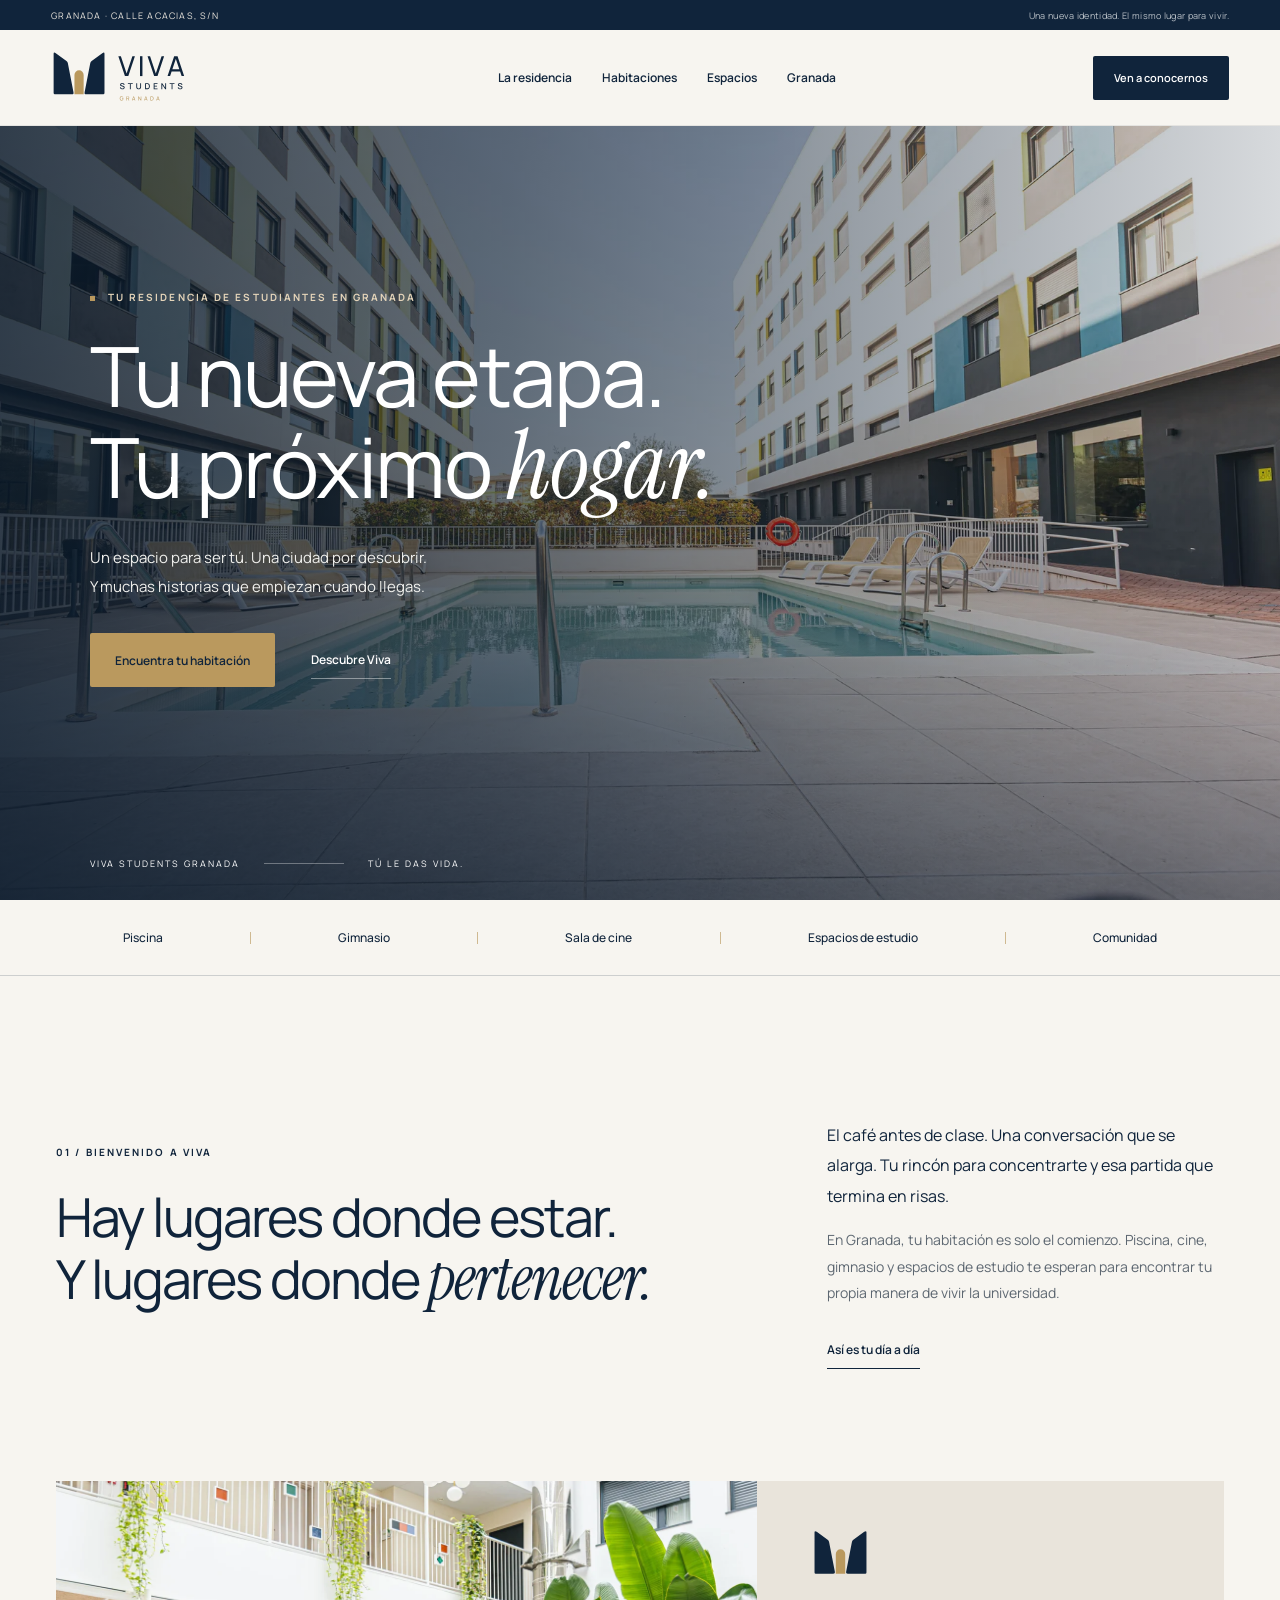
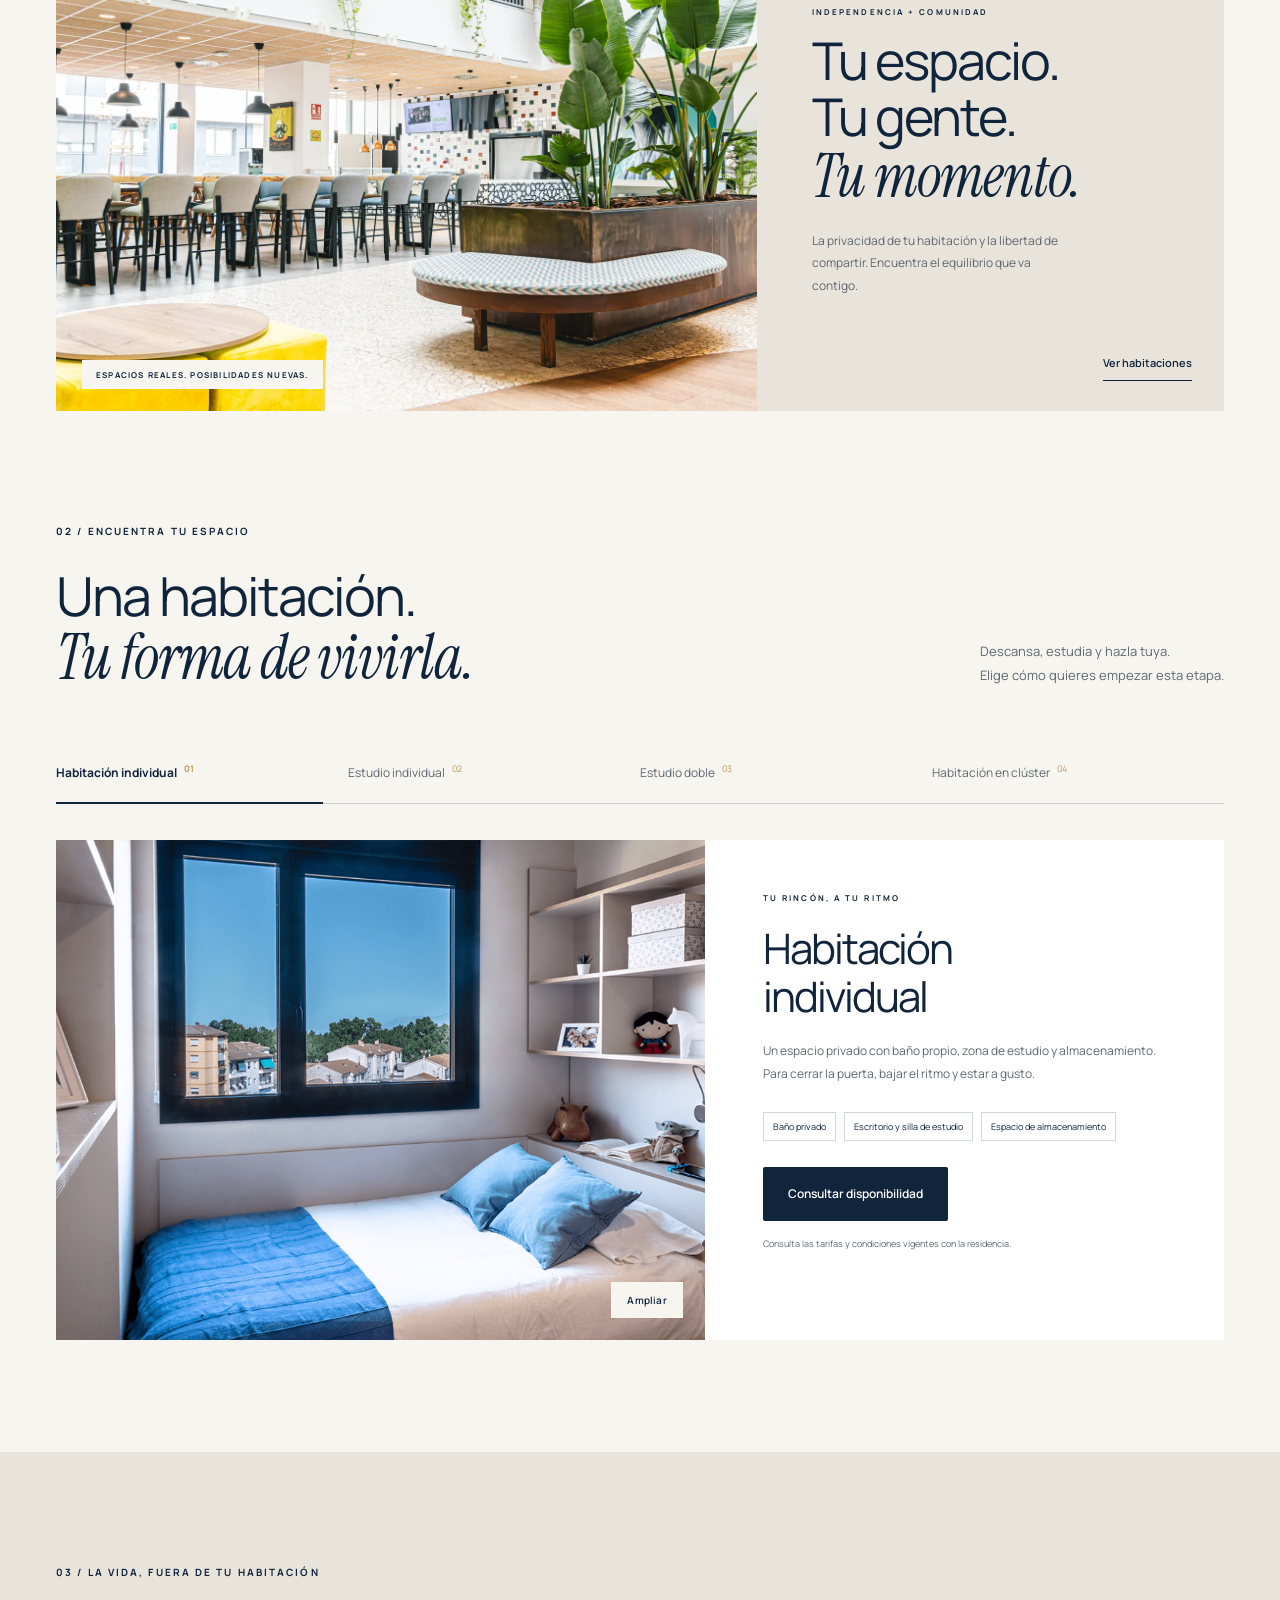
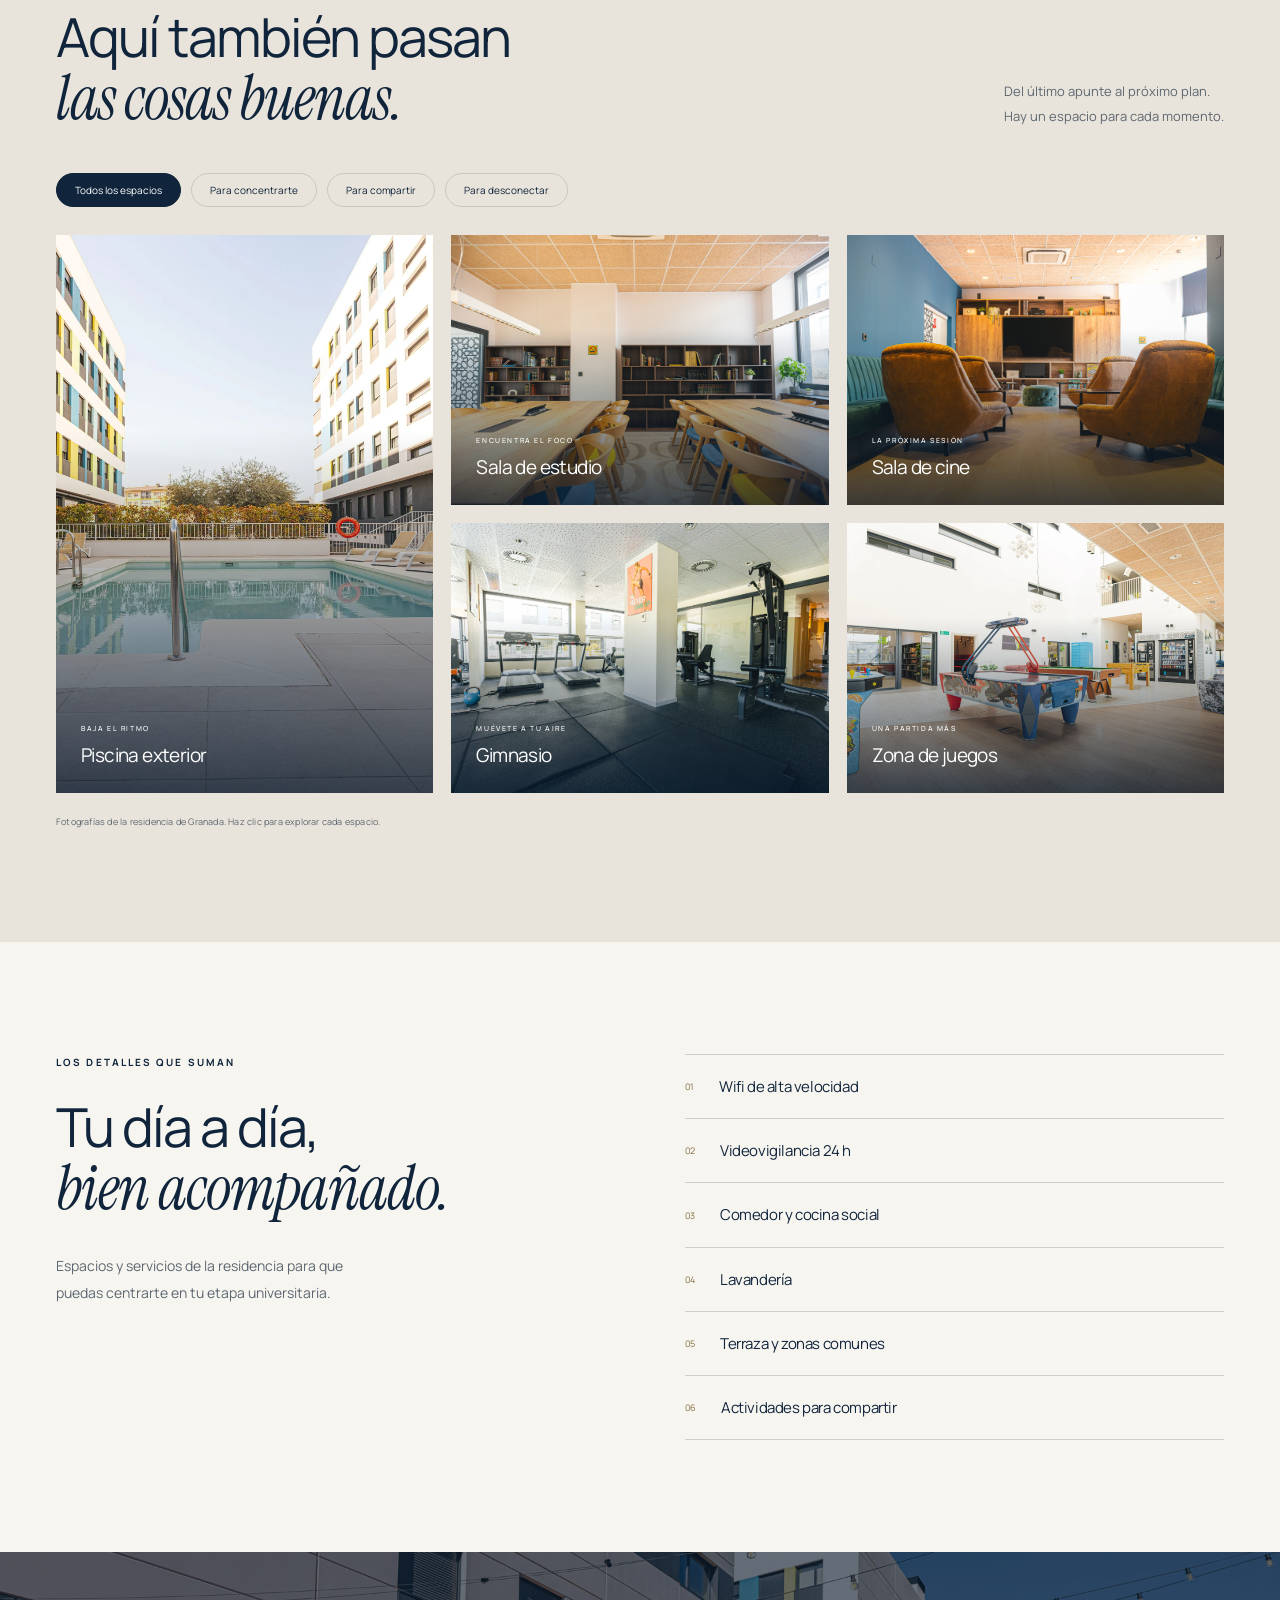
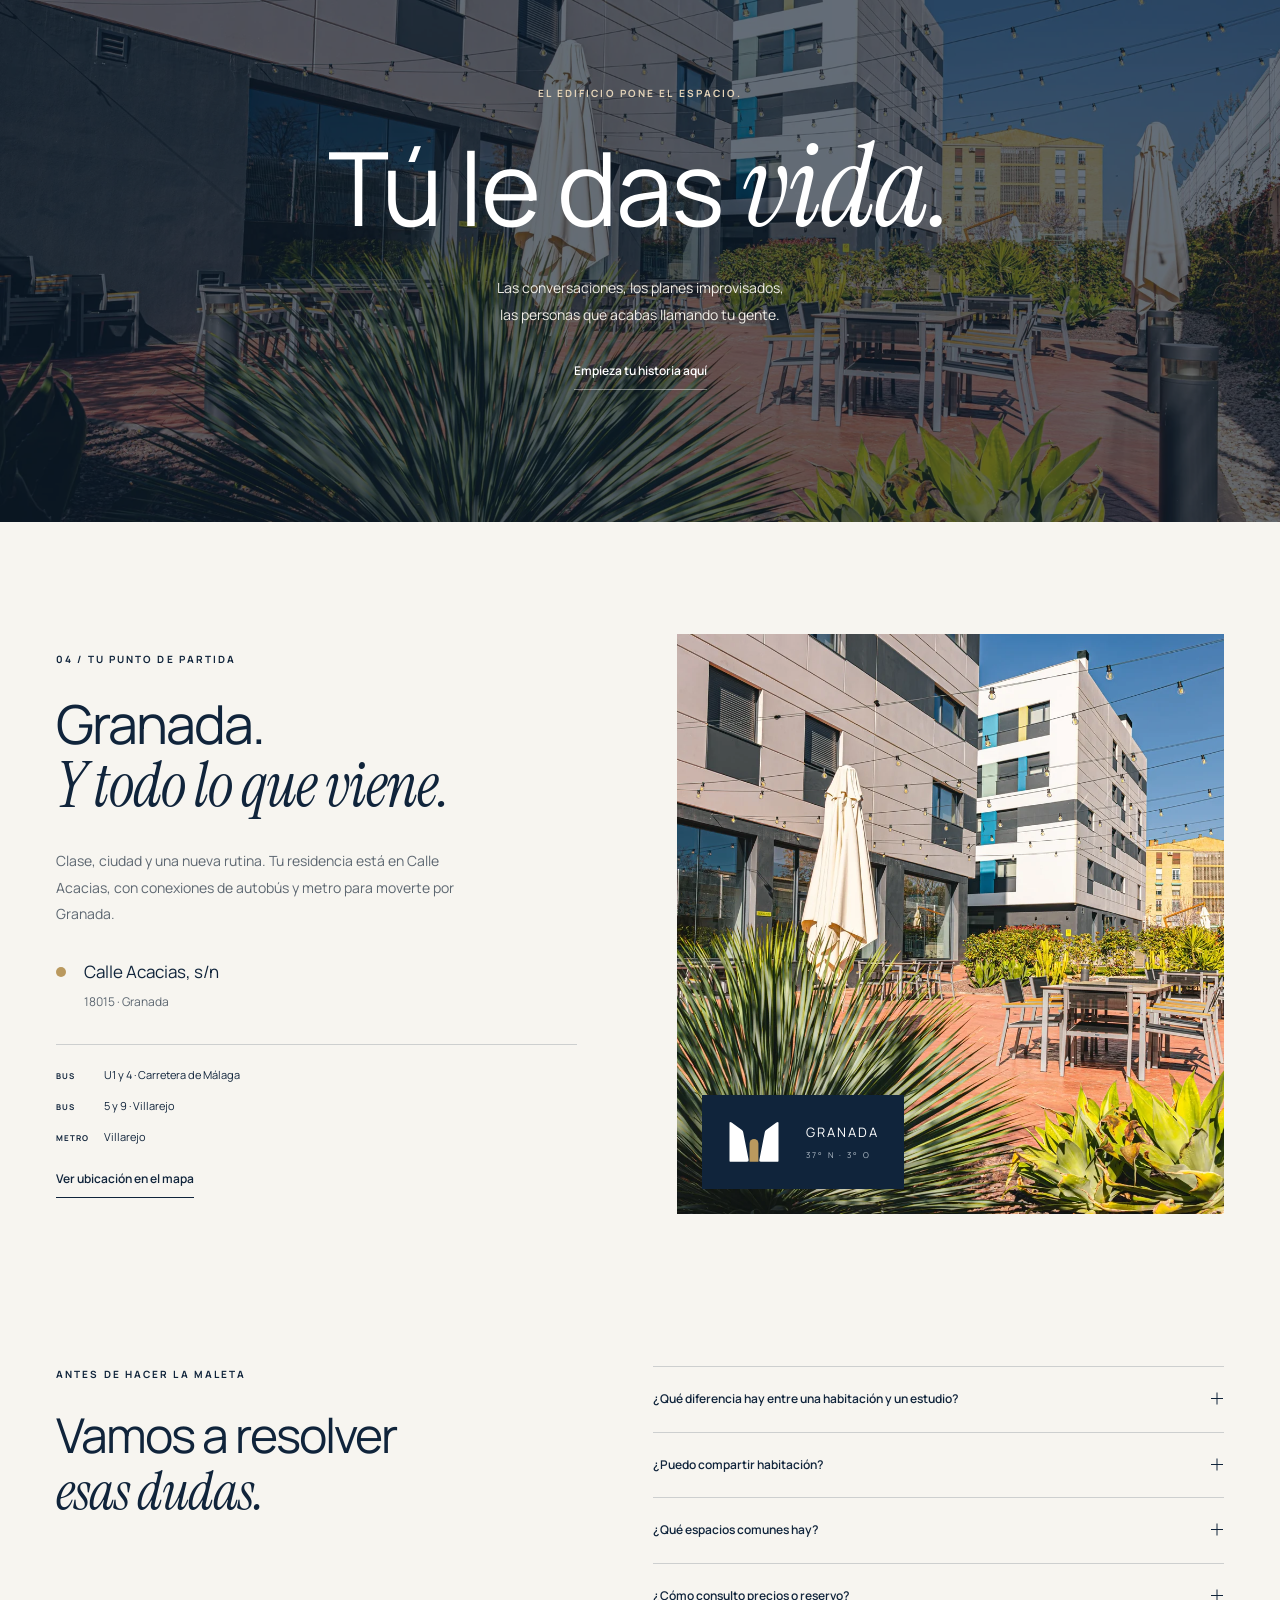
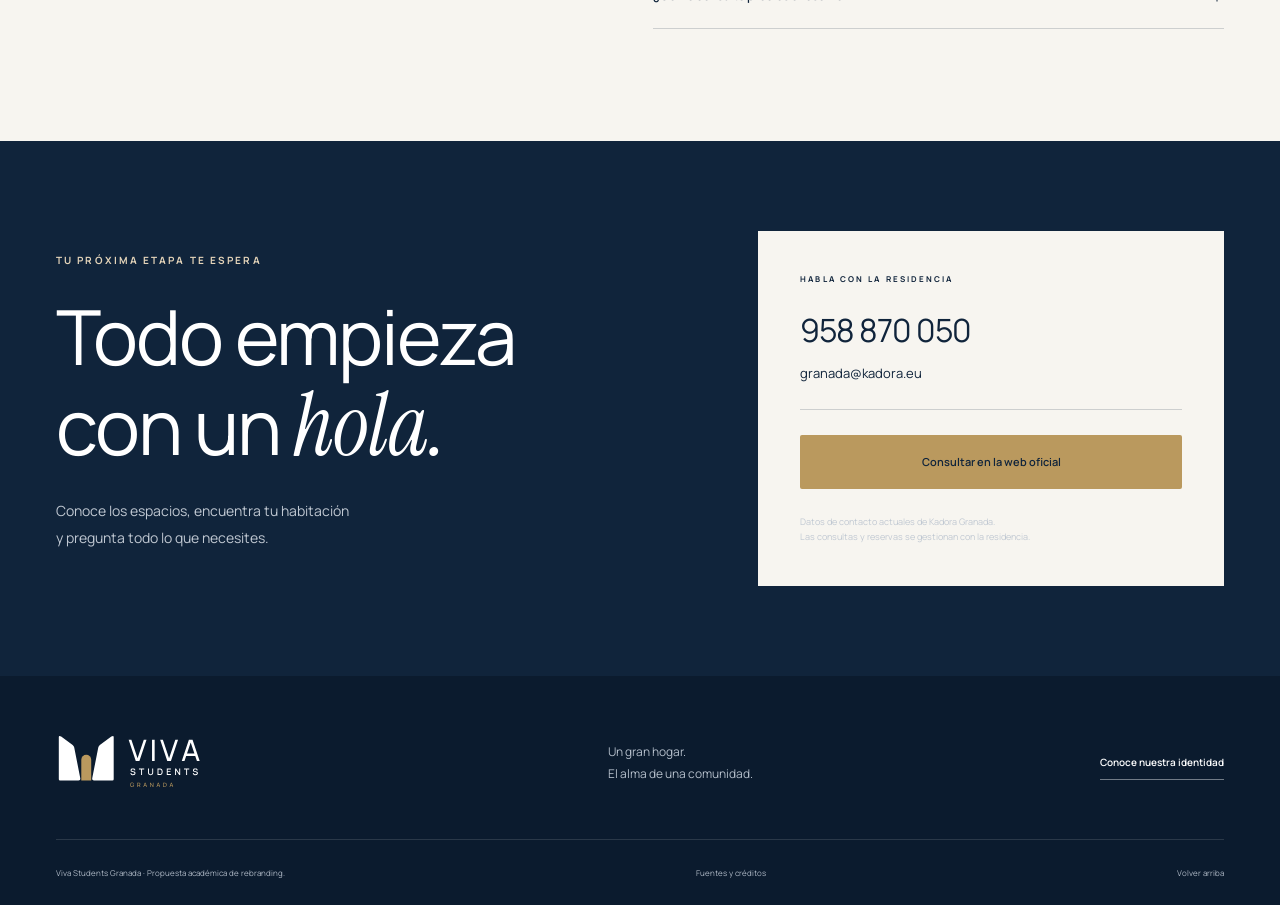
<file: index.html>
<!doctype html>
<html lang="es">
<head>
<meta charset="utf-8"><meta name="viewport" content="width=device-width, initial-scale=1">
<meta name="description" content="Viva Students Granada. Una propuesta de nueva identidad para la residencia de Calle Acacias: habitaciones, piscina, cine y espacios para compartir.">
<meta name="theme-color" content="#10243B"><meta name="robots" content="noindex,nofollow">
<title>Viva Students Granada · Tú le das vida</title>
<link rel="icon" type="image/svg+xml" href="assets/brand/favicon.svg">
<link rel="preload" href="assets/fonts/Manrope-Variable.ttf" as="font" type="font/ttf" crossorigin>
<link rel="preload" href="assets/photos/piscina.webp" as="image">
<link rel="stylesheet" href="style.css?v=2"><script defer src="app.js"></script>
</head>
<body>
<a class="skip" href="#contenido">Saltar al contenido</a>
<div class="topline"><span>GRANADA · CALLE ACACIAS, S/N</span><span>Una nueva identidad. El mismo lugar para vivir.</span></div>
<header class="header"><a class="brand" href="#inicio" aria-label="Viva Students Granada, inicio"><img src="assets/brand/viva-horizontal-color.svg" width="205" height="63" alt="Viva Students Granada"></a><nav aria-label="Navegación principal" id="nav"><a href="#residencia">La residencia</a><a href="#habitaciones">Habitaciones</a><a href="#espacios">Espacios</a><a href="#ubicacion">Granada</a></nav><a class="button small header-cta" href="#contacto">Ven a conocernos</a><button class="menu-toggle" aria-label="Abrir menú" aria-expanded="false" aria-controls="nav"><span></span><span></span></button></header>
<main id="contenido">
<section class="hero" id="inicio" aria-labelledby="hero-title"><img class="hero-photo" src="assets/photos/piscina.webp" alt="Piscina y edificios de la residencia de estudiantes en Calle Acacias, Granada" width="1920" height="1080" fetchpriority="high"><div class="hero-shade"></div><div class="hero-content"><p class="eyebrow light"><span></span> TU RESIDENCIA DE ESTUDIANTES EN GRANADA</p><h1 id="hero-title">Tu nueva etapa.<br>Tu próximo <em>hogar.</em></h1><p class="hero-copy">Un espacio para ser tú. Una ciudad por descubrir.<br>Y muchas historias que empiezan cuando llegas.</p><div class="hero-actions"><a class="button amber" href="#habitaciones">Encuentra tu habitación</a><a class="text-link light" href="#residencia">Descubre Viva</a></div></div><div class="hero-bottom"><span>VIVA STUDENTS GRANADA</span><span class="hero-line"></span><span>TÚ LE DAS VIDA.</span></div></section>
<div class="amenity-ribbon" aria-label="Instalaciones destacadas"><span>Piscina</span><i class="ribbon-separator" aria-hidden="true"></i><span>Gimnasio</span><i class="ribbon-separator" aria-hidden="true"></i><span>Sala de cine</span><i class="ribbon-separator" aria-hidden="true"></i><span>Espacios de estudio</span><i class="ribbon-separator" aria-hidden="true"></i><span>Comunidad</span></div>
<section class="intro section container" id="residencia"><div><p class="eyebrow">01 / BIENVENIDO A VIVA</p><h2>Hay lugares donde estar.<br>Y lugares donde <em>pertenecer.</em></h2></div><div class="intro-copy"><p>El café antes de clase. Una conversación que se alarga. Tu rincón para concentrarte y esa partida que termina en risas.</p><p>En Granada, tu habitación es solo el comienzo. Piscina, cine, gimnasio y espacios de estudio te esperan para encontrar tu propia manera de vivir la universidad.</p><a class="text-link" href="#espacios">Así es tu día a día</a></div></section>
<section class="residence-feature container"><div class="feature-photo"><img src="assets/photos/comedor.webp" alt="Espacio común de la residencia con mesas, luz natural y plantas" loading="lazy" width="1920" height="1080"><span class="photo-caption">ESPACIOS REALES. POSIBILIDADES NUEVAS.</span></div><div class="feature-panel"><img src="assets/brand/viva-simbolo-color.svg" alt="" class="panel-symbol" width="74" height="60"><p class="eyebrow">INDEPENDENCIA + COMUNIDAD</p><h3>Tu espacio.<br>Tu gente.<br><em>Tu momento.</em></h3><p>La privacidad de tu habitación y la libertad de compartir. Encuentra el equilibrio que va contigo.</p><a href="#habitaciones" class="text-link feature-more" aria-label="Ver habitaciones">Ver habitaciones</a></div></section>
<section class="rooms section container" id="habitaciones" aria-labelledby="rooms-title"><div class="section-heading"><div><p class="eyebrow">02 / ENCUENTRA TU ESPACIO</p><h2 id="rooms-title">Una habitación.<br><em>Tu forma de vivirla.</em></h2></div><p>Descansa, estudia y hazla tuya.<br>Elige cómo quieres empezar esta etapa.</p></div><div class="room-tabs" role="tablist" aria-label="Tipos de habitación"><button id="tab-individual" type="button" role="tab" aria-selected="true" aria-controls="room-panel" data-room="individual">Habitación individual <span>01</span></button><button id="tab-estudio" type="button" role="tab" aria-selected="false" aria-controls="room-panel" tabindex="-1" data-room="estudio">Estudio individual <span>02</span></button><button id="tab-doble" type="button" role="tab" aria-selected="false" aria-controls="room-panel" tabindex="-1" data-room="doble">Estudio doble <span>03</span></button><button id="tab-cluster" type="button" role="tab" aria-selected="false" aria-controls="room-panel" tabindex="-1" data-room="cluster">Habitación en clúster <span>04</span></button></div><div class="room-panel" id="room-panel" role="tabpanel" aria-labelledby="tab-individual"><button class="room-image-button gallery-open" data-photo="habitacion-individual.webp" data-title="Habitación individual" aria-label="Ampliar fotografía de la habitación"><img id="room-photo" src="assets/photos/habitacion-individual.webp" alt="Habitación individual real de la residencia de Granada" loading="lazy" width="1200" height="800"><span class="expand-label" aria-hidden="true">Ampliar</span></button><div class="room-info"><p class="eyebrow" id="room-label">TU RINCÓN, A TU RITMO</p><h3 id="room-title">Habitación<br>individual</h3><p id="room-description">Un espacio privado con baño propio, zona de estudio y almacenamiento. Para cerrar la puerta, bajar el ritmo y estar a gusto.</p><ul class="room-details" id="room-details"><li>Baño privado</li><li>Escritorio y silla de estudio</li><li>Espacio de almacenamiento</li></ul><a class="button" href="#contacto">Consultar disponibilidad</a><p class="fineprint">Consulta las tarifas y condiciones vigentes con la residencia.</p></div></div></section>
<section class="spaces section" id="espacios" aria-labelledby="spaces-title"><div class="container"><div class="section-heading"><div><p class="eyebrow">03 / LA VIDA, FUERA DE TU HABITACIÓN</p><h2 id="spaces-title">Aquí también pasan<br><em>las cosas buenas.</em></h2></div><p>Del último apunte al próximo plan.<br>Hay un espacio para cada momento.</p></div><div class="gallery-filters" role="group" aria-label="Filtrar espacios"><button class="active" aria-pressed="true" data-filter="all">Todos los espacios</button><button aria-pressed="false" data-filter="study">Para concentrarte</button><button aria-pressed="false" data-filter="social">Para compartir</button><button aria-pressed="false" data-filter="active">Para desconectar</button></div><div class="spaces-grid"><button class="space-card space-large gallery-open" data-category="active" data-photo="piscina.webp" data-title="Piscina exterior"><img src="assets/photos/piscina.webp" alt="Piscina exterior entre los edificios de la residencia" loading="lazy" width="1920" height="1080"><span class="space-label"><span><small>BAJA EL RITMO</small>Piscina exterior</span></span></button><button class="space-card gallery-open" data-category="study" data-photo="sala-estudio.png" data-title="Sala de estudio"><img src="assets/photos/sala-estudio.png" alt="Sala de estudio con mesas amplias y luz natural" loading="lazy" width="1200" height="800"><span class="space-label"><span><small>ENCUENTRA EL FOCO</small>Sala de estudio</span></span></button><button class="space-card gallery-open" data-category="social" data-photo="cine.png" data-title="Sala de cine"><img src="assets/photos/cine.png" alt="Sala de cine de la residencia con sofás y pantalla" loading="lazy" width="1200" height="800"><span class="space-label"><span><small>LA PRÓXIMA SESIÓN</small>Sala de cine</span></span></button><button class="space-card gallery-open" data-category="active" data-photo="gimnasio.png" data-title="Gimnasio"><img src="assets/photos/gimnasio.png" alt="Gimnasio real con máquinas de cardio y musculación" loading="lazy" width="1200" height="800"><span class="space-label"><span><small>MUÉVETE A TU AIRE</small>Gimnasio</span></span></button><button class="space-card gallery-open" data-category="social" data-photo="sala-estar.webp" data-title="Zona de juegos y convivencia"><img src="assets/photos/sala-estar.webp" alt="Zona de juegos y convivencia con mesas de juego y asientos" loading="lazy" width="1200" height="800"><span class="space-label"><span><small>UNA PARTIDA MÁS</small>Zona de juegos</span></span></button></div><p class="gallery-note">Fotografías de la residencia de Granada. Haz clic para explorar cada espacio.</p></div></section>
<section class="everyday section container"><div class="everyday-title"><p class="eyebrow">LOS DETALLES QUE SUMAN</p><h2>Tu día a día,<br><em>bien acompañado.</em></h2><p>Espacios y servicios de la residencia para que puedas centrarte en tu etapa universitaria.</p></div><div class="service-list"><div><span>01</span><h3>Wifi de alta velocidad</h3></div><div><span>02</span><h3>Videovigilancia 24 h</h3></div><div><span>03</span><h3>Comedor y cocina social</h3></div><div><span>04</span><h3>Lavandería</h3></div><div><span>05</span><h3>Terraza y zonas comunes</h3></div><div><span>06</span><h3>Actividades para compartir</h3></div></div></section>
<section class="community"><img src="assets/photos/patio-exterior.webp" alt="Terraza y patio de la residencia de Granada" loading="lazy" width="1920" height="1080"><div class="community-copy"><p class="eyebrow light">EL EDIFICIO PONE EL ESPACIO.</p><h2>Tú le das <em>vida.</em></h2><p>Las conversaciones, los planes improvisados,<br>las personas que acabas llamando tu gente.</p><a href="#contacto" class="text-link light">Empieza tu historia aquí</a></div></section>
<section class="location section container" id="ubicacion"><div class="location-copy"><p class="eyebrow">04 / TU PUNTO DE PARTIDA</p><h2>Granada.<br><em>Y todo lo que viene.</em></h2><p>Clase, ciudad y una nueva rutina. Tu residencia está en Calle Acacias, con conexiones de autobús y metro para moverte por Granada.</p><address><span class="address-dot" aria-hidden="true"></span><div>Calle Acacias, s/n<br><small>18015 · Granada</small></div></address><div class="transport"><p><span>BUS</span>U1 y 4 · Carretera de Málaga</p><p><span>BUS</span>5 y 9 · Villarejo</p><p><span>METRO</span>Villarejo</p></div><a class="text-link" href="https://www.google.com/maps/search/?api=1&amp;query=Kadora+Granada+Calle+Acacias" target="_blank" rel="noopener">Ver ubicación en el mapa</a></div><div class="location-image"><img src="assets/photos/patio-exterior.webp" alt="Edificio de la residencia visto desde su terraza exterior" loading="lazy" width="1920" height="1080"><div class="location-stamp"><img src="assets/brand/viva-simbolo-blanco.svg" width="54" height="44" alt=""><span>GRANADA<br><small>37° N · 3° O</small></span></div></div></section>
<section class="faq section container"><div><p class="eyebrow">ANTES DE HACER LA MALETA</p><h2>Vamos a resolver<br><em>esas dudas.</em></h2></div><div class="faq-list"><details><summary>¿Qué diferencia hay entre una habitación y un estudio?<span class="faq-toggle" aria-hidden="true"></span></summary><p>El estudio individual incorpora cocina privada y baño propio. La habitación individual tiene baño privado y zona de estudio. En el clúster, la habitación es privada y compartes cocina y salón con otros residentes.</p></details><details><summary>¿Puedo compartir habitación?<span class="faq-toggle" aria-hidden="true"></span></summary><p>La residencia dispone de estudios dobles para dos residentes, con cocina y baño compartidos dentro del estudio. Consulta disponibilidad y condiciones antes de elegir tu estancia.</p></details><details><summary>¿Qué espacios comunes hay?<span class="faq-toggle" aria-hidden="true"></span></summary><p>Entre las instalaciones de Granada hay piscina, gimnasio, sala de cine, salas de estudio, zonas de juegos, karaoke, comedor y terraza. Puedes ver fotografías reales en la galería.</p></details><details><summary>¿Cómo consulto precios o reservo?<span class="faq-toggle" aria-hidden="true"></span></summary><p>Las tarifas dependen del tipo de habitación, la duración y la disponibilidad. Usa los datos de contacto actuales o la web oficial de la residencia para conocer las condiciones y tramitar una reserva.</p></details></div></section>
<section class="contact" id="contacto"><div class="container contact-inner"><div><p class="eyebrow light">TU PRÓXIMA ETAPA TE ESPERA</p><h2>Todo empieza<br>con un <em>hola.</em></h2><p>Conoce los espacios, encuentra tu habitación<br>y pregunta todo lo que necesites.</p></div><div class="contact-card"><p class="eyebrow">HABLA CON LA RESIDENCIA</p><a href="tel:+34958870050" class="contact-phone">958 870 050</a><a href="mailto:granada@kadora.eu" class="contact-email">granada@kadora.eu</a><hr><a class="button amber" href="https://kadora.es/residencias/residencia-universitaria-granada/" target="_blank" rel="noopener">Consultar en la web oficial</a><p class="fineprint">Datos de contacto actuales de Kadora Granada.<br>Las consultas y reservas se gestionan con la residencia.</p></div></div></section>
</main>
<footer><div class="container footer-main"><a href="#inicio" aria-label="Volver al inicio"><img src="assets/brand/viva-horizontal-blanco.svg" width="205" height="63" alt="Viva Students Granada"></a><p>Un gran hogar.<br>El alma de una comunidad.</p><a href="marca.html" class="text-link light">Conoce nuestra identidad</a></div><div class="container footer-bottom"><p>Viva Students Granada · Propuesta académica de rebranding.</p><button class="plain-button" id="credits-open">Fuentes y créditos</button><a href="#inicio">Volver arriba</a></div></footer>
<dialog id="photo-dialog" class="photo-dialog" aria-labelledby="photo-caption"><button class="dialog-close" aria-label="Cerrar fotografía">Cerrar</button><img src="assets/photos/piscina.webp" alt="" id="lightbox-image"><div class="lightbox-footer"><p id="photo-caption">Piscina exterior</p><span>Fotografía original · Kadora Granada</span></div></dialog>
<dialog id="credits-dialog" class="credits-dialog" aria-labelledby="credits-title"><button class="dialog-close" aria-label="Cerrar créditos">Cerrar</button><p class="eyebrow">SOBRE ESTA PROPUESTA</p><h2 id="credits-title">Mismo lugar.<br><em>Nueva identidad.</em></h2><p>Proyecto académico para la asignatura de Motion Graphics y 3D: After Effects. Viva Students es una propuesta de marca; no representa un cambio comercial anunciado por Kadora.</p><p>Las fotografías, instalaciones y datos de contacto proceden de la página oficial de <a href="https://kadora.es/residencias/residencia-universitaria-granada/" target="_blank" rel="noopener">Kadora Granada</a>. Las imágenes se conservan sin alterar; sus derechos pertenecen a sus titulares. Consulta las tarifas y condiciones directamente con la residencia.</p><p>Fuentes tipográficas: Manrope e Instrument Serif, con licencias SIL Open Font License incluidas en el proyecto. Esta maqueta no recoge datos personales ni realiza reservas.</p><a class="text-link" href="marca.html">Ver el sistema de marca</a></dialog>
</body></html>
</file>
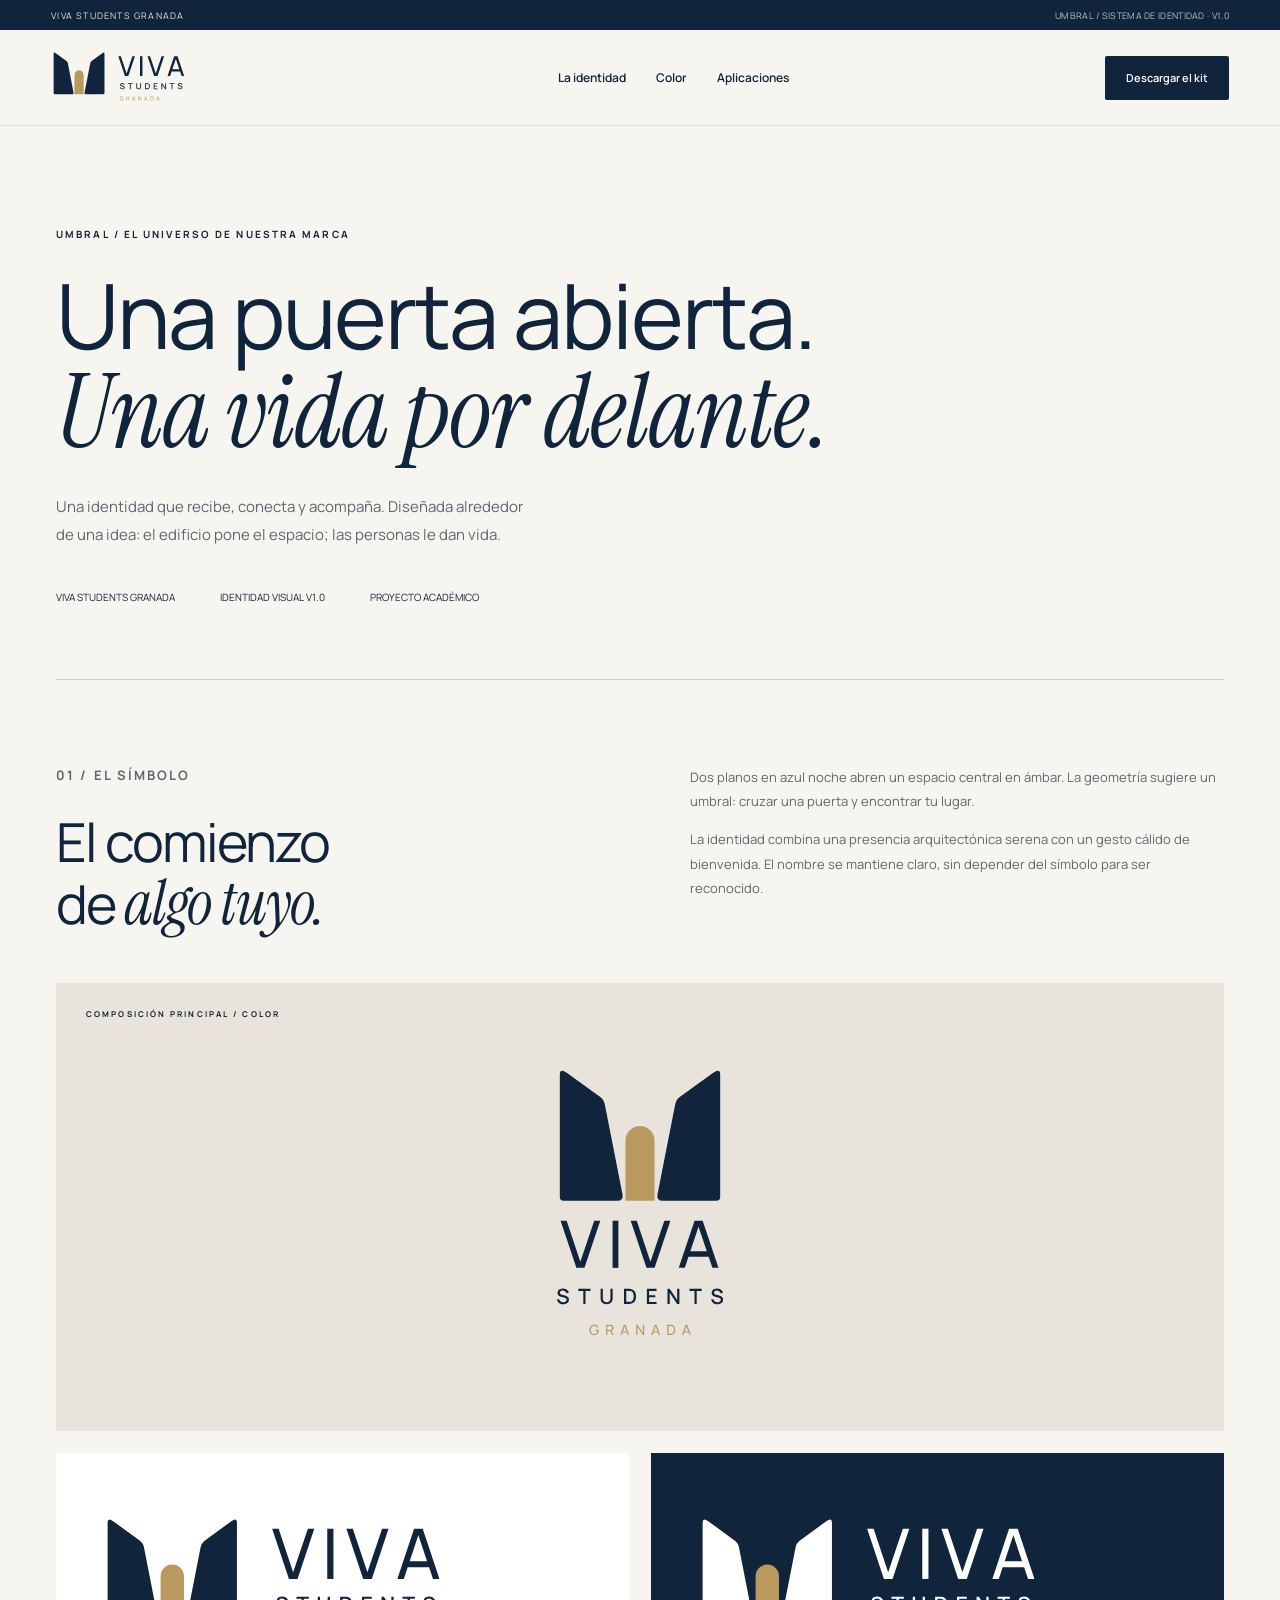
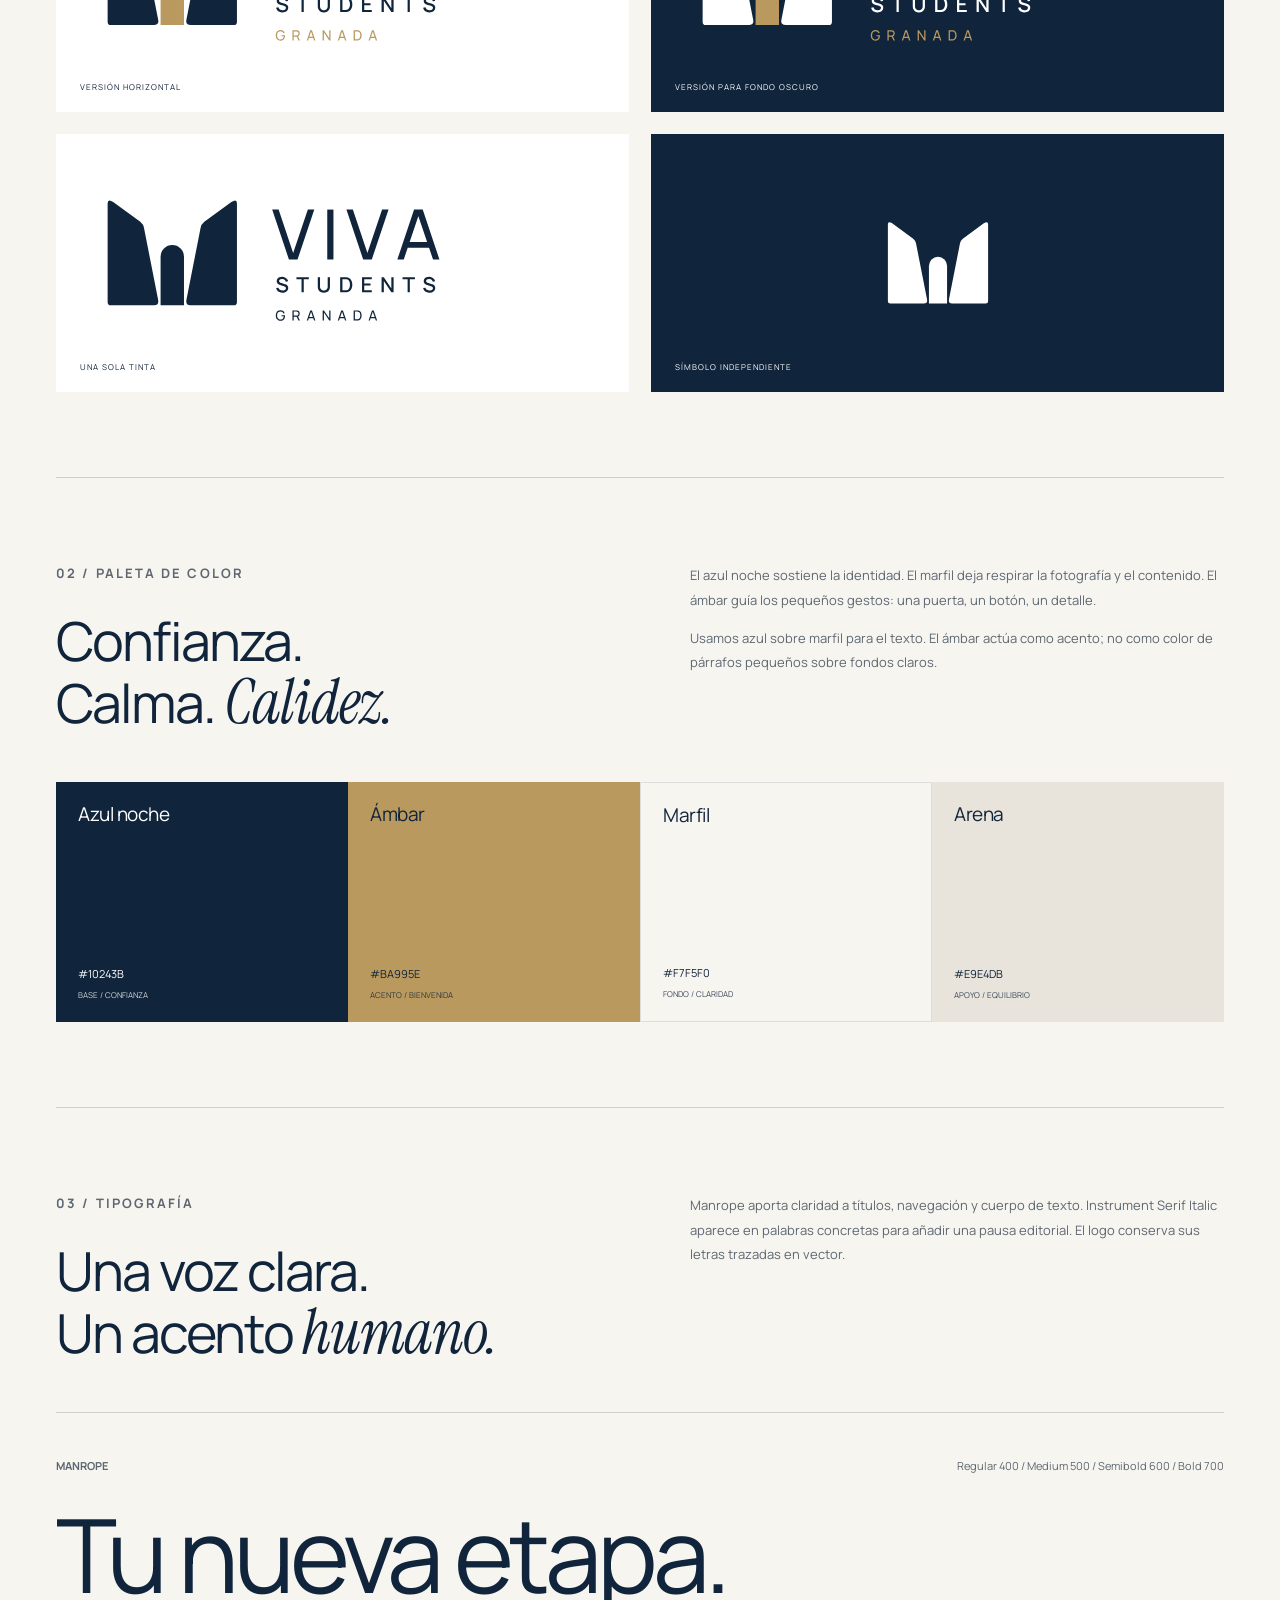
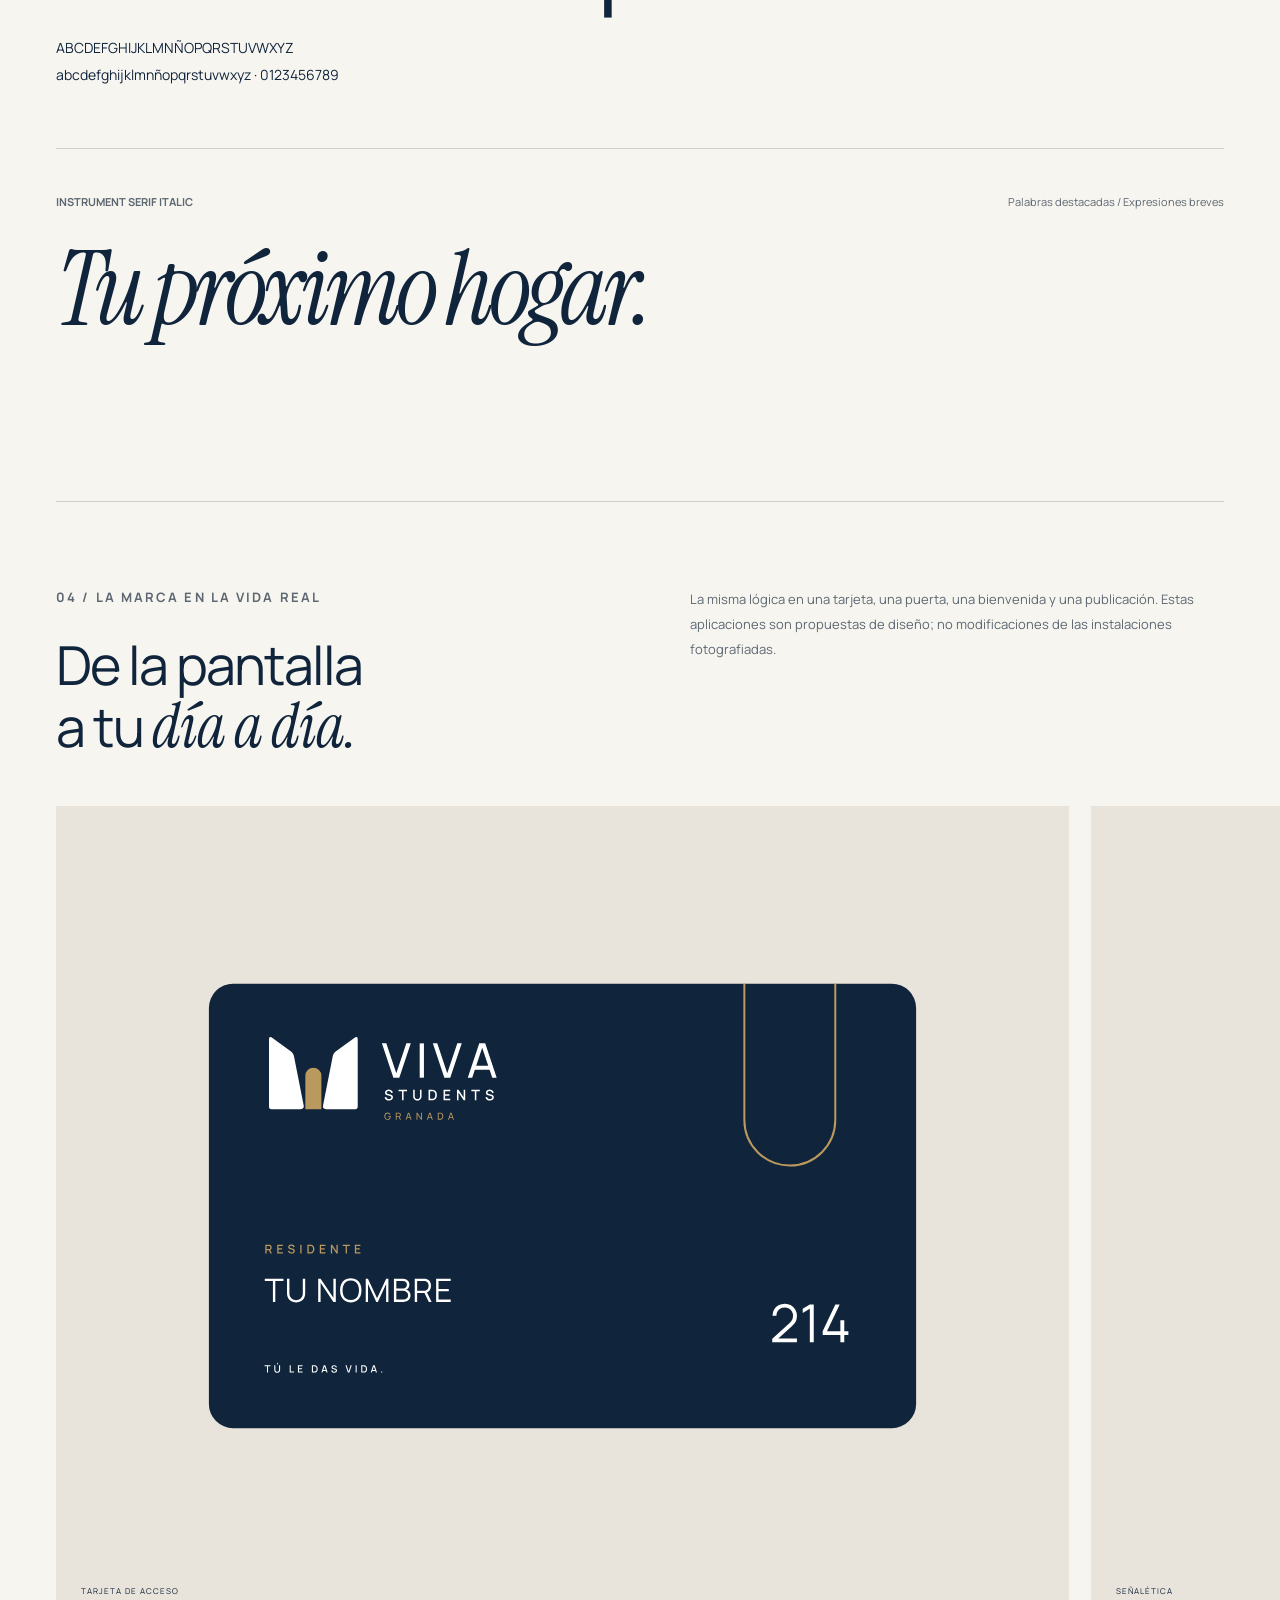
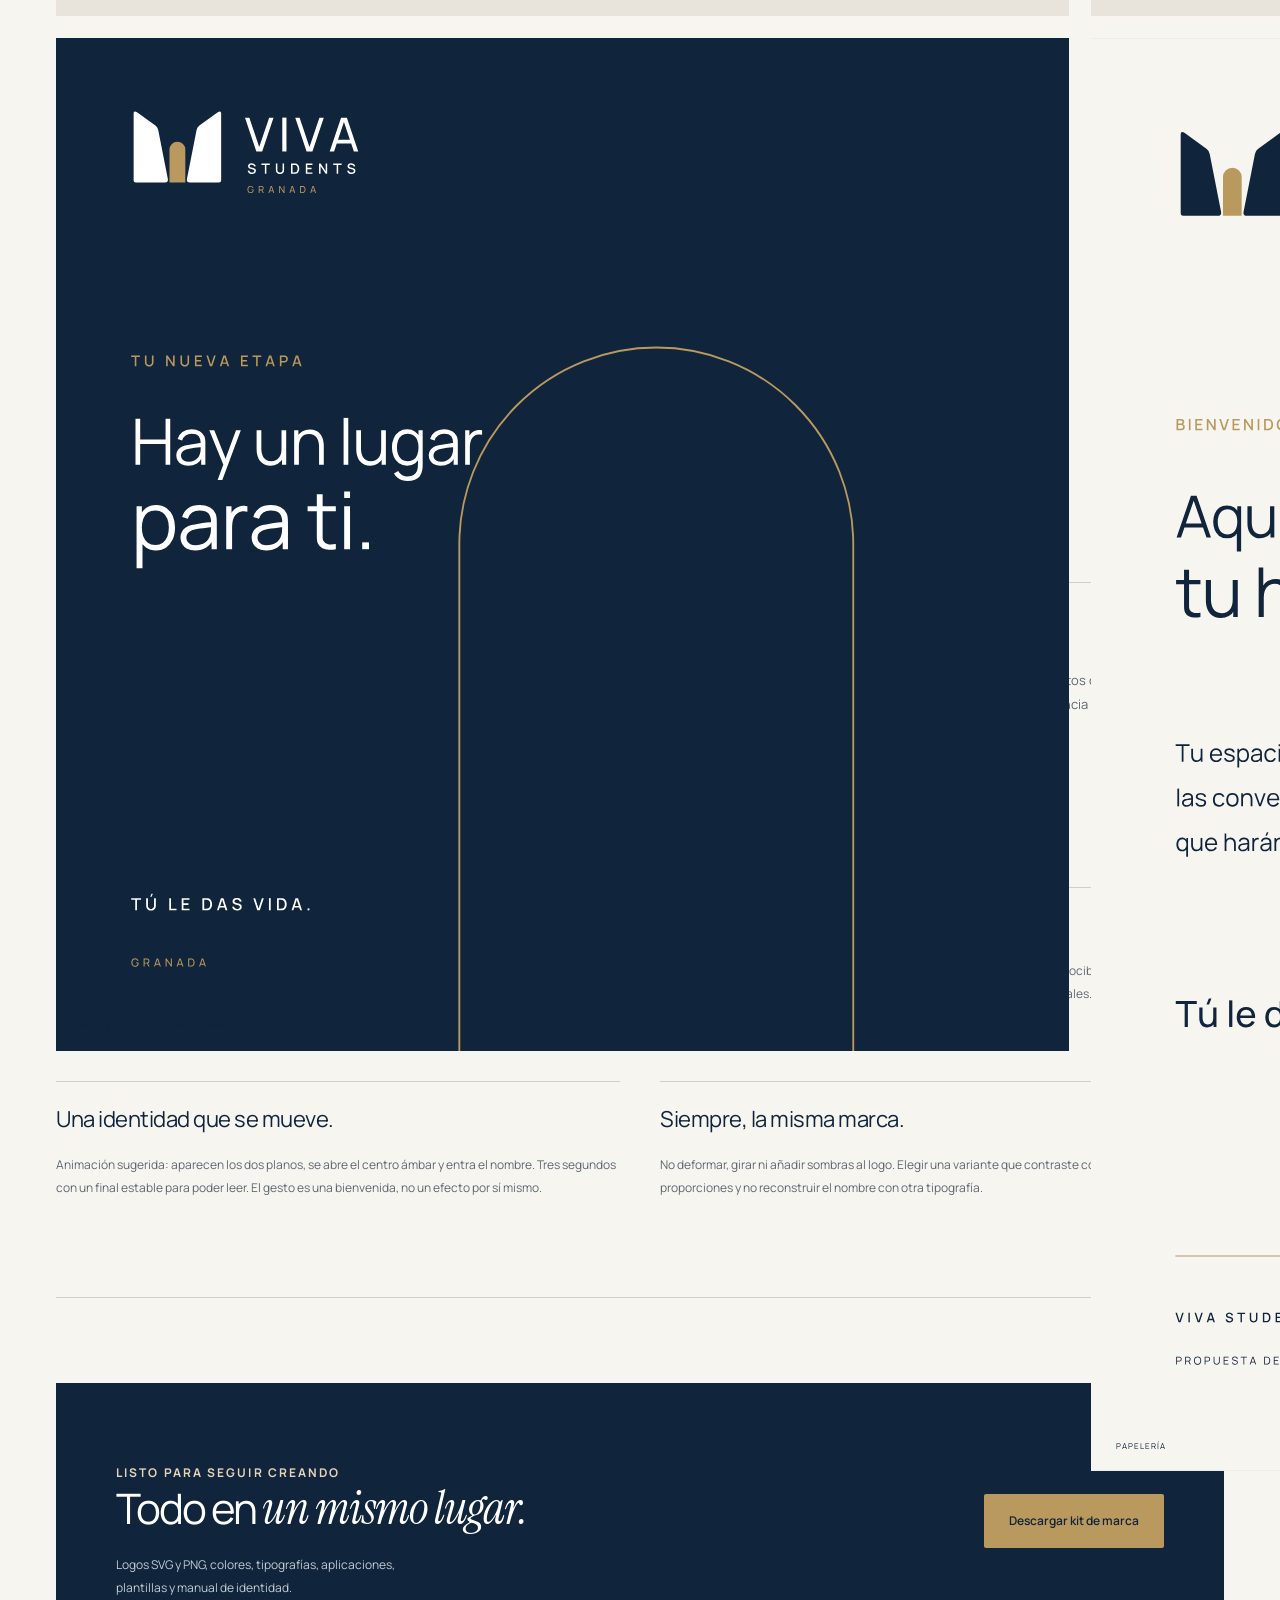
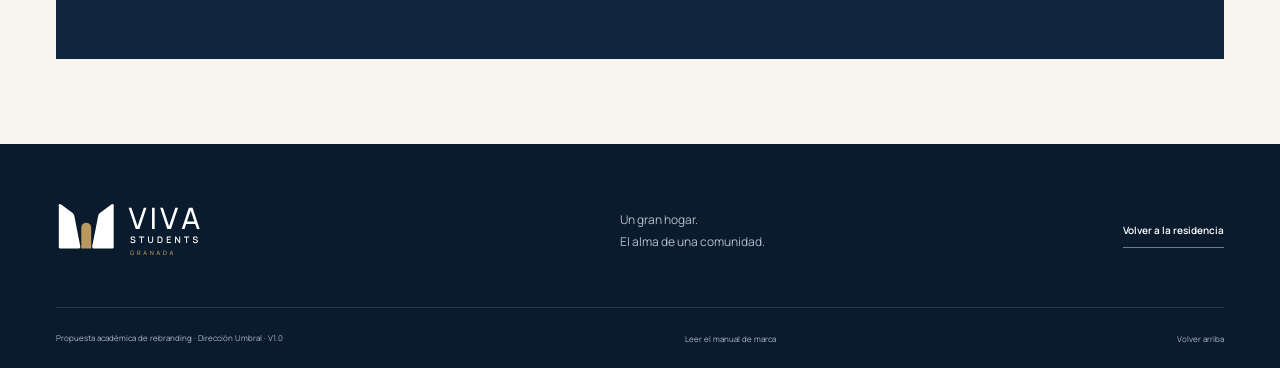
<file: marca.html>
<!doctype html><html lang="es"><head><meta charset="utf-8"><meta name="viewport" content="width=device-width,initial-scale=1"><meta name="robots" content="noindex,nofollow"><meta name="theme-color" content="#10243B"><title>Umbral · El universo de Viva Students Granada</title><link rel="icon" href="assets/brand/favicon.svg"><link rel="stylesheet" href="style.css?v=2"><script defer src="app.js"></script></head><body class="brand-page"><a class="skip" href="#contenido">Saltar al contenido</a><div class="topline"><span>VIVA STUDENTS GRANADA</span><span>UMBRAL / SISTEMA DE IDENTIDAD · V1.0</span></div><header class="header"><a class="brand" href="index.html" aria-label="Viva Students Granada, la residencia"><img src="assets/brand/viva-horizontal-color.svg" alt="Viva Students Granada" width="205" height="63"></a><nav id="nav" aria-label="Navegación de marca"><a href="#simbolo">La identidad</a><a href="#color">Color</a><a href="#aplicaciones">Aplicaciones</a></nav><a href="downloads/viva-students-kit-marca.zip" class="button small header-cta" download>Descargar el kit</a><button class="menu-toggle" aria-label="Abrir menú" aria-expanded="false" aria-controls="nav"><span></span><span></span></button></header><main id="contenido" class="container"><section class="brand-cover"><p class="eyebrow">UMBRAL / EL UNIVERSO DE NUESTRA MARCA</p><h1>Una puerta abierta.<br><em>Una vida por delante.</em></h1><p class="lead">Una identidad que recibe, conecta y acompaña. Diseñada alrededor de una idea: el edificio pone el espacio; las personas le dan vida.</p><div class="brand-meta"><span>VIVA STUDENTS GRANADA</span><span>IDENTIDAD VISUAL V1.0</span><span>PROYECTO ACADÉMICO</span></div></section><section class="brand-section" id="simbolo"><div class="brand-description"><div><p class="eyebrow">01 / EL SÍMBOLO</p><h2>El comienzo<br>de <em>algo tuyo.</em></h2></div><div><p>Dos planos en azul noche abren un espacio central en ámbar. La geometría sugiere un umbral: cruzar una puerta y encontrar tu lugar.</p><p>La identidad combina una presencia arquitectónica serena con un gesto cálido de bienvenida. El nombre se mantiene claro, sin depender del símbolo para ser reconocido.</p></div></div><div class="brand-logo-stage"><span class="eyebrow">COMPOSICIÓN PRINCIPAL / COLOR</span><img src="assets/brand/viva-vertical-color.svg" alt="Logo Umbral vertical: símbolo arquitectónico azul y ámbar sobre Viva Students Granada"></div><div class="brand-two brand-variants"><div class="variant"><img src="assets/brand/viva-horizontal-color.svg" alt="Logo horizontal en color"><small>VERSIÓN HORIZONTAL</small></div><div class="variant dark"><img src="assets/brand/viva-horizontal-blanco.svg" alt="Logo horizontal blanco y ámbar sobre azul noche"><small>VERSIÓN PARA FONDO OSCURO</small></div><div class="variant"><img src="assets/brand/viva-horizontal-monocromo.svg" alt="Logo a una tinta azul"><small>UNA SOLA TINTA</small></div><div class="variant dark"><img src="assets/brand/viva-simbolo-negativo.svg" alt="Símbolo Umbral blanco" style="max-width:110px"><small>SÍMBOLO INDEPENDIENTE</small></div></div></section><section class="brand-section" id="color"><div class="brand-description"><div><p class="eyebrow">02 / PALETA DE COLOR</p><h2>Confianza.<br>Calma. <em>Calidez.</em></h2></div><div><p>El azul noche sostiene la identidad. El marfil deja respirar la fotografía y el contenido. El ámbar guía los pequeños gestos: una puerta, un botón, un detalle.</p><p>Usamos azul sobre marfil para el texto. El ámbar actúa como acento; no como color de párrafos pequeños sobre fondos claros.</p></div></div><div class="swatches"><div class="swatch" style="background:#10243B;color:white"><h3>Azul noche</h3><span>#10243B<small>BASE / CONFIANZA</small></span></div><div class="swatch" style="background:#BA995E"><h3>Ámbar</h3><span>#BA995E<small>ACENTO / BIENVENIDA</small></span></div><div class="swatch" style="background:#F7F5F0;border:1px solid #ddd"><h3>Marfil</h3><span>#F7F5F0<small>FONDO / CLARIDAD</small></span></div><div class="swatch" style="background:#E9E4DB"><h3>Arena</h3><span>#E9E4DB<small>APOYO / EQUILIBRIO</small></span></div></div></section><section class="brand-section"><div class="brand-description"><div><p class="eyebrow">03 / TIPOGRAFÍA</p><h2>Una voz clara.<br>Un acento <em>humano.</em></h2></div><p>Manrope aporta claridad a títulos, navegación y cuerpo de texto. Instrument Serif Italic aparece en palabras concretas para añadir una pausa editorial. El logo conserva sus letras trazadas en vector.</p></div><div class="type-specimen"><div class="type-details"><strong>MANROPE</strong><span>Regular 400 / Medium 500 / Semibold 600 / Bold 700</span></div><p class="specimen-large">Tu nueva etapa.</p><p>ABCDEFGHIJKLMNÑOPQRSTUVWXYZ<br>abcdefghijklmnñopqrstuvwxyz · 0123456789</p></div><div class="type-specimen"><div class="type-details"><strong>INSTRUMENT SERIF ITALIC</strong><span>Palabras destacadas / Expresiones breves</span></div><p class="specimen-large serif">Tu próximo hogar.</p></div></section><section class="brand-section" id="aplicaciones"><div class="brand-description"><div><p class="eyebrow">04 / LA MARCA EN LA VIDA REAL</p><h2>De la pantalla<br>a tu <em>día a día.</em></h2></div><p>La misma lógica en una tarjeta, una puerta, una bienvenida y una publicación. Estas aplicaciones son propuestas de diseño; no modificaciones de las instalaciones fotografiadas.</p></div><div class="applications"><div><img src="assets/applications/tarjeta-acceso.svg" alt="Propuesta de tarjeta de acceso azul con logo Umbral y texto Tu nombre" loading="lazy"><small>TARJETA DE ACCESO</small></div><div><img src="assets/applications/senal-habitacion.svg" alt="Propuesta de señal de habitación 214 con símbolo de la marca" loading="lazy"><small>SEÑALÉTICA</small></div><div><img src="assets/applications/plantilla-social-1080.svg" alt="Plantilla de publicación con el mensaje Hay un lugar para ti" loading="lazy"><small>REDES SOCIALES / 1080 × 1080</small></div><div><img src="assets/applications/papeleria-bienvenida.svg" alt="Carta de bienvenida con nueva identidad gráfica" loading="lazy"><small>PAPELERÍA</small></div></div></section><section class="brand-section"><div class="brand-description"><div><p class="eyebrow">05 / CÓMO HABLAMOS</p><h2>Cerca de ti.<br>Sin dejar de <em>ser claros.</em></h2></div><div><p>Hablamos de tú, con naturalidad y respeto. Contamos momentos cotidianos y características que existen. Evitamos promesas que la residencia no pueda sostener.</p><p><strong>Mensaje de marca:</strong> Tú le das vida.<br><strong>Bienvenida:</strong> Aquí empieza tu historia.<br><strong>Web:</strong> Encuentra tu habitación.<br><strong>Comunidad:</strong> Tu espacio. Tu gente. Tu momento.</p></div></div><div class="brand-guidelines"><div><h3>El logo necesita aire.</h3><p>Reserva alrededor al menos un cuarto de la altura del símbolo. Mínimos orientativos: 180 px para la composición horizontal y 24 px para el símbolo. En tamaños pequeños, utiliza el símbolo sin las líneas secundarias.</p></div><div><h3>La fotografía cuenta la verdad.</h3><p>Usamos imágenes de la residencia real, con luz natural y los espacios reconocibles. No inventamos habitaciones, vistas, servicios ni personas que aparenten ser residentes reales.</p></div><div><h3>Una identidad que se mueve.</h3><p>Animación sugerida: aparecen los dos planos, se abre el centro ámbar y entra el nombre. Tres segundos con un final estable para poder leer. El gesto es una bienvenida, no un efecto por sí mismo.</p></div><div><h3>Siempre, la misma marca.</h3><p>No deformar, girar ni añadir sombras al logo. Elegir una variante que contraste con el fondo. Conservar proporciones y no reconstruir el nombre con otra tipografía.</p></div></div></section><section class="brand-section"><div class="download-panel"><div><p class="eyebrow light">LISTO PARA SEGUIR CREANDO</p><h2>Todo en <em>un mismo lugar.</em></h2><p>Logos SVG y PNG, colores, tipografías, aplicaciones,<br>plantillas y manual de identidad.</p></div><a href="downloads/viva-students-kit-marca.zip" class="button amber" download>Descargar kit de marca</a></div></section></main><footer><div class="container footer-main"><a href="index.html"><img src="assets/brand/viva-horizontal-blanco.svg" alt="Viva Students Granada" width="205" height="63"></a><p>Un gran hogar.<br>El alma de una comunidad.</p><a class="text-link light" href="index.html">Volver a la residencia </a></div><div class="container footer-bottom"><p>Propuesta académica de rebranding · Dirección Umbral · V1.0</p><a href="downloads/manual-marca.pdf" target="_blank" rel="noopener">Leer el manual de marca</a><a href="#contenido">Volver arriba</a></div></footer></body></html>
</file>
<file: style.css>
@font-face{font-family:Manrope;src:url('assets/fonts/Manrope-Variable.ttf') format('truetype');font-weight:200 800;font-display:swap}@font-face{font-family:Instrument;src:url('assets/fonts/InstrumentSerif-Italic.ttf') format('truetype');font-style:italic;font-display:swap}
:root{--navy:#10243b;--amber:#ba995e;--ivory:#f7f5f0;--sand:#e9e4db;--ink:#24384a;--line:rgba(16,36,59,.18);--muted:#5d6771;--white:#fff;--ease:cubic-bezier(.2,.7,.2,1)}*{box-sizing:border-box}html{scroll-behavior:smooth;scroll-padding-top:100px}body{margin:0;background:var(--ivory);color:var(--navy);font-family:Manrope,Arial,sans-serif;-webkit-font-smoothing:antialiased}button,a{-webkit-tap-highlight-color:transparent}button,input,select{font:inherit}button{cursor:pointer}a{color:inherit;text-decoration:none}button{color:inherit}img{display:block;max-width:100%}button:focus-visible,a:focus-visible,summary:focus-visible{outline:3px solid var(--amber);outline-offset:6px}::selection{background:var(--amber);color:var(--navy)}.container{width:min(1280px,calc(100% - 112px));margin:auto}.section{padding-top:112px;padding-bottom:112px}.eyebrow{font-size:10px;letter-spacing:2.1px;font-weight:700;line-height:1.6;margin:0 0 27px;text-transform:uppercase}.eyebrow.light{color:#e4d4b9}.eyebrow span{display:inline-block;height:5px;width:5px;background:var(--amber);margin-right:9px;vertical-align:middle}h1,h2,h3,p{margin-top:0}h1,h2,h3{font-weight:400;letter-spacing:-2px}h1{font-size:clamp(56px,6.5vw,104px);line-height:1.04;max-width:900px;margin-bottom:28px}h2{font-size:clamp(40px,4.2vw,64px);line-height:1.1;margin-bottom:0}h3{font-size:36px;line-height:1.15}h1 em,h2 em,h3 em{font-family:Instrument,Georgia,serif;font-weight:400;letter-spacing:-1px;font-size:1.13em}p{font-size:14px;line-height:1.9}.topline{height:30px;background:var(--navy);color:#e9e5dd;display:flex;align-items:center;justify-content:space-between;padding:0 4%;font-size:9px;letter-spacing:1.2px}.topline span:last-child{letter-spacing:.3px;color:#b9c0c7}.header{height:96px;display:flex;align-items:center;justify-content:space-between;padding:0 4%;background:var(--ivory);position:sticky;top:0;z-index:20;border-bottom:1px solid rgba(16,36,59,.08)}.brand{width:190px}.brand img{width:100%;height:auto}.header nav{display:flex;gap:30px;font-size:12px;font-weight:600}.header nav a{position:relative;padding:8px 0}.header nav a:after{content:'';position:absolute;bottom:0;left:0;width:0;height:1px;background:var(--amber);transition:width .2s}.header nav a:hover:after{width:100%}.button{display:inline-flex;gap:36px;align-items:center;justify-content:space-between;min-height:54px;padding:17px 24px;background:var(--navy);color:white;font-size:12px;font-weight:600;border:1px solid transparent;border-radius:2px;transition:background .2s,transform .2s}.button:hover{background:#233e5c;transform:translateY(-2px)}.button.small{min-height:44px;padding:12px 20px;font-size:11px;gap:24px}.button.amber{background:var(--amber);color:var(--navy)}.button.amber:hover{background:#ceb17c}.button span{font-size:19px;font-weight:400;line-height:1}.text-link{font-size:12px;font-weight:600;display:inline-flex;gap:35px;align-items:center;border-bottom:1px solid var(--navy);padding:10px 0}.text-link span{font-size:20px;transition:transform .2s}.text-link:hover span{transform:translate(3px,-3px)}.text-link.light{color:white;border-color:#ffffff6b}.skip{position:fixed;top:-80px;left:20px;z-index:100;background:white;padding:16px}.skip:focus{top:10px}.menu-toggle{display:none;background:none;border:0;width:42px;height:42px;padding:10px}.menu-toggle span{display:block;height:1px;background:var(--navy);margin:6px 0}.hero{min-height:690px;height:calc(100svh - 126px);max-height:900px;position:relative;isolation:isolate;background:var(--navy);color:white;display:flex;align-items:center;padding:50px 7% 100px}.hero-photo{position:absolute;inset:0;width:100%;height:100%;object-fit:cover;object-position:center 56%;z-index:-3}.hero-shade{position:absolute;inset:0;background:linear-gradient(90deg,rgba(7,24,42,.83) 0%,rgba(7,24,42,.62) 40%,rgba(7,24,42,.16) 100%),linear-gradient(0deg,rgba(7,24,42,.45),transparent 40%);z-index:-2}.hero-copy{color:#f0f0ed;line-height:1.9;font-size:15px;margin-bottom:32px}.hero-content{animation:appear .9s var(--ease)}.hero-actions{display:flex;gap:36px;align-items:center}.hero-bottom{position:absolute;bottom:30px;left:7%;right:5%;display:flex;align-items:center;gap:24px;font-size:9px;letter-spacing:2px}.hero-line{height:1px;background:#fff5;width:80px}.down-arrow{margin-left:auto;border:1px solid #ffffff70;border-radius:50%;display:grid;place-items:center;width:42px;height:42px;font-size:20px}.amenity-ribbon{min-height:76px;display:flex;justify-content:space-around;align-items:center;gap:20px;padding:20px 7%;border-bottom:1px solid var(--line);font-size:12px;font-weight:500}.amenity-ribbon i{font-style:normal;color:var(--amber);font-size:13px}.intro{display:grid;grid-template-columns:1.2fr .7fr;gap:90px;align-items:center}.intro-copy{padding-top:32px}.intro-copy p{color:var(--muted)}.intro-copy p:first-child{font-size:16px;color:var(--navy)}.intro-copy .text-link{margin-top:10px}.residence-feature{display:grid;grid-template-columns:1.5fr 1fr;min-height:530px}.feature-photo{position:relative;overflow:hidden}.feature-photo>img{width:100%;height:100%;object-fit:cover}.photo-caption{position:absolute;bottom:22px;left:26px;background:var(--ivory);padding:9px 14px;font-size:8px;font-weight:700;letter-spacing:1.2px}.feature-panel{padding:48px 55px;background:var(--sand);position:relative}.panel-symbol{margin-bottom:30px;width:57px;height:auto}.feature-panel .eyebrow{font-size:8px;margin-bottom:15px}.feature-panel h3{font-size:52px;line-height:1.07;margin-bottom:22px}.feature-panel p:not(.eyebrow){font-size:12px;color:var(--muted);max-width:250px}.circle-link{position:absolute;bottom:30px;right:32px;border:1px solid var(--line);border-radius:50%;width:44px;height:44px;display:grid;place-items:center;font-size:22px}.section-heading{display:flex;justify-content:space-between;align-items:flex-end;gap:50px;margin-bottom:42px}.section-heading>p{margin:0 0 4px;max-width:330px;color:var(--muted);font-size:13px}.room-tabs{display:flex;border-bottom:1px solid var(--line);margin-top:50px;margin-bottom:36px}.room-tabs button{flex:1;text-align:left;background:transparent;border:0;position:relative;font-size:12px;color:var(--muted);padding:20px 15px 22px 0}.room-tabs button span{font-size:9px;vertical-align:super;margin-left:5px;color:var(--amber)}.room-tabs button[aria-selected=true]{color:var(--navy);font-weight:700}.room-tabs button[aria-selected=true]:after{content:'';position:absolute;left:0;right:25px;bottom:-1px;height:2px;background:var(--navy)}.room-panel{display:grid;grid-template-columns:1.25fr 1fr;background:white;min-height:500px}.room-image-button{position:relative;display:block;border:0;background:var(--sand);padding:0;overflow:hidden;min-height:500px}.room-image-button img{width:100%;height:100%;object-fit:cover;position:absolute;inset:0;transition:transform .7s var(--ease)}.room-image-button:hover img{transform:scale(1.035)}.expand-icon{position:absolute;right:22px;bottom:22px;width:40px;height:40px;display:grid;place-items:center;background:var(--ivory);font-size:21px}.room-info{padding:52px 58px}.room-info .eyebrow{font-size:8px;margin-bottom:19px}.room-info h3{font-size:42px;margin-bottom:20px}.room-info>p:not(.eyebrow){font-size:12px;color:var(--muted)}.room-details{padding:0;list-style:none;margin:26px 0;display:flex;flex-wrap:wrap;gap:8px}.room-details li{font-size:9px;border:1px solid var(--line);padding:7px 9px}.room-info .fineprint,.fineprint{font-size:9px!important;line-height:1.7;color:var(--muted);margin:15px 0 0}.spaces{background:var(--sand)}.spaces .section-heading{margin-bottom:30px}.gallery-filters{display:flex;gap:10px;margin:40px 0 28px;flex-wrap:wrap}.gallery-filters button{border:1px solid #10243b25;border-radius:30px;padding:9px 18px;font-size:10px;background:transparent;transition:background .2s}.gallery-filters button.active{background:var(--navy);color:white;border-color:var(--navy)}.spaces-grid{display:grid;grid-template-columns:repeat(3,1fr);gap:18px;grid-auto-rows:270px}.space-card{padding:0;border:0;position:relative;overflow:hidden;background:var(--navy);text-align:left;color:white}.space-card.space-large{grid-row:span 2}.space-card img{height:100%;width:100%;object-fit:cover;transition:transform .6s var(--ease)}.space-card:after{content:'';position:absolute;inset:0;background:linear-gradient(transparent 35%,rgba(7,24,42,.78))}.space-card:hover img{transform:scale(1.045)}.space-label{position:absolute;bottom:25px;left:25px;right:25px;display:flex;align-items:flex-end;justify-content:space-between;z-index:1;font-size:19px;line-height:1.3;letter-spacing:-.6px}.space-label small{display:block;font-size:7px;font-weight:500;letter-spacing:1.6px;margin-bottom:10px}.space-label b{font-weight:400;font-size:21px}.space-card[hidden]{display:none}.spaces-grid.filtered{grid-template-columns:repeat(2,1fr);grid-auto-rows:370px}.spaces-grid.filtered .space-large{grid-row:auto}.gallery-note{font-size:9px;letter-spacing:.2px;margin:20px 0 0;color:var(--muted)}.everyday{display:grid;grid-template-columns:1fr 1fr;gap:90px}.everyday-title>p:last-child{color:var(--muted);max-width:330px;margin-top:30px}.service-list>div{display:flex;align-items:center;border-bottom:1px solid var(--line);padding:23px 0;gap:25px}.service-list>div:first-child{border-top:1px solid var(--line)}.service-list h3{font-size:15px;letter-spacing:-.4px;margin:0}.service-list span{font-size:9px;color:#836b40}.service-list b{font-size:16px;font-weight:400;margin-left:auto;color:#836b40}.community{position:relative;height:570px;background:var(--navy);color:white;display:grid;place-items:center;text-align:center;isolation:isolate}.community>img{position:absolute;inset:0;width:100%;height:100%;object-fit:cover;z-index:-2}.community:after{content:'';position:absolute;inset:0;background:rgba(7,24,42,.62);z-index:-1}.community h2{font-size:clamp(65px,8vw,118px);margin:0 0 25px}.community .eyebrow{margin-bottom:22px}.community p:not(.eyebrow){font-size:14px;color:#f1eee8}.community .text-link{margin-top:10px}.location{display:grid;grid-template-columns:1fr 1.05fr;gap:100px;align-items:center}.location-copy>p:not(.eyebrow){color:var(--muted);max-width:400px;margin-top:28px}.location-image{position:relative;align-self:stretch;min-height:580px}.location-image>img{width:100%;height:100%;position:absolute;object-fit:cover;object-position:60% center}.location-stamp{position:absolute;bottom:25px;left:25px;background:var(--navy);color:white;display:flex;align-items:center;gap:25px;padding:25px}.location-stamp span{font-size:13px;letter-spacing:2px}.location-stamp small{font-size:8px;color:#b5c0cb;letter-spacing:2px;display:inline-block;margin-top:8px}address{font-style:normal;display:flex;gap:18px;margin:30px 0;font-size:17px;line-height:1.65}address small{font-size:12px;color:var(--muted)}.address-dot{width:10px;height:10px;background:var(--amber);border-radius:50%;margin-top:9px}.transport{border-top:1px solid var(--line);padding-top:20px;margin:25px 0 12px}.transport p{font-size:11px;margin:0 0 10px;display:flex;align-items:center}.transport p span{display:inline-block;width:48px;font-size:8px;font-weight:700;letter-spacing:1px}.faq{padding-top:40px;display:grid;grid-template-columns:1fr 1.15fr;gap:100px}.faq h2{font-size:48px}.faq-list details{border-bottom:1px solid var(--line);padding:22px 0}.faq-list details:first-child{border-top:1px solid var(--line)}summary{cursor:pointer;list-style:none;display:flex;gap:25px;justify-content:space-between;font-size:12px;font-weight:600;line-height:1.7}summary::-webkit-details-marker{display:none}summary span{font-size:22px;font-weight:400;line-height:1;transition:transform .2s}details[open] summary span{transform:rotate(45deg)}details p{font-size:12px;color:var(--muted);margin:20px 25px 0 0}.contact{background:var(--navy);color:white;padding:90px 0}.contact-inner{display:grid;grid-template-columns:1fr .8fr;gap:120px;align-items:center}.contact h2{font-size:76px}.contact-inner>div>p:last-child{color:#c0c8d2;margin-top:25px}.contact-card{background:var(--ivory);color:var(--navy);padding:42px}.contact-card .eyebrow{font-size:8px;margin-bottom:22px}.contact-phone{font-size:32px;letter-spacing:-1px;display:flex;align-items:center;justify-content:space-between}.contact-phone span{font-size:22px}.contact-email{font-size:13px;display:inline-block;padding:12px 0}.contact-card hr{border:0;border-top:1px solid var(--line);margin:15px 0 25px}.contact-card .button{width:100%;font-size:11px;padding-left:18px;padding-right:18px}.contact-card .fineprint{margin-top:20px}footer{background:#0b1b2e;color:white;padding:55px 0 0}.footer-main{display:flex;justify-content:space-between;align-items:center;padding-bottom:45px}.footer-main>p{font-size:12px;line-height:1.8;color:#b3bdc9;margin:0}.footer-main>a:last-child{font-size:10px}.footer-bottom{border-top:1px solid #ffffff20;display:flex;align-items:center;justify-content:space-between;gap:20px;padding:22px 0;font-size:8px;color:#aeb8c5}.footer-bottom p{font-size:8px;margin:0}.plain-button{border:0;background:transparent;color:inherit;font-size:8px;padding:5px}.plain-button:hover{text-decoration:underline}dialog{padding:0;border:0;color:var(--navy);box-shadow:0 20px 100px #0005}dialog::backdrop{background:rgba(5,16,29,.88);backdrop-filter:blur(5px)}.photo-dialog{width:min(1100px,90vw);max-height:92svh;background:var(--ivory)}.photo-dialog>img{width:100%;max-height:75svh;object-fit:contain;background:#0b1b2e}.dialog-close{position:absolute;z-index:2;right:14px;top:14px;width:40px;height:40px;border:0;background:var(--ivory);color:var(--navy);font-size:29px;line-height:1}.lightbox-footer{display:flex;justify-content:space-between;align-items:center;padding:20px 25px;gap:20px}.lightbox-footer p{font-size:14px;margin:0}.lightbox-footer span{font-size:9px;color:var(--muted)}.credits-dialog{width:min(670px,90vw);padding:60px;background:var(--ivory)}.credits-dialog h2{font-size:46px;margin-bottom:30px}.credits-dialog p{font-size:12px;color:var(--muted)}.credits-dialog p a{text-decoration:underline}.credits-dialog .eyebrow{font-size:9px;color:var(--navy)}@keyframes appear{from{opacity:0;transform:translateY(18px)}to{opacity:1;transform:translateY(0)}}
/* The brand studio */
.brand-page{background:var(--ivory)}.brand-cover{padding:100px 0 75px;border-bottom:1px solid var(--line)}.brand-cover h1{font-size:90px;line-height:1.02}.brand-cover .lead{max-width:480px;color:var(--muted);font-size:15px}.brand-meta{display:flex;gap:45px;font-size:10px;margin-top:40px}.brand-logo-stage{background:var(--sand);padding:75px;display:grid;place-items:center;min-height:430px;position:relative}.brand-logo-stage>img{width:420px;max-height:320px}.brand-logo-stage .eyebrow{position:absolute;top:25px;left:30px;font-size:8px}.brand-two{display:grid;grid-template-columns:1fr 1fr;gap:22px}.brand-variants{margin-top:22px}.variant{background:white;min-height:230px;padding:55px 45px;display:flex;align-items:center;justify-content:center;position:relative}.variant img{width:100%;max-height:160px}.variant.dark{background:var(--navy)}.variant small{position:absolute;left:24px;bottom:20px;font-size:8px;letter-spacing:1px}.variant.dark small{color:white}.brand-description{display:grid;grid-template-columns:1fr 1fr;gap:100px;margin-bottom:45px}.brand-description p{color:var(--muted);font-size:13px}.swatches{display:grid;grid-template-columns:repeat(4,1fr);margin-top:45px}.swatch{height:240px;padding:22px;display:flex;flex-direction:column;justify-content:space-between}.swatch h3{font-size:19px;letter-spacing:-.5px}.swatch span{font-size:11px}.swatch small{font-size:8px;display:block;margin-top:8px;opacity:.8}.type-specimen{border-top:1px solid var(--line);padding:45px 0}.type-specimen .specimen-large{font-size:clamp(60px,8vw,110px);line-height:1.1;letter-spacing:-5px;margin:25px 0}.type-specimen .specimen-large.serif{font-family:Instrument,Georgia,serif;font-style:italic}.type-specimen .type-details{font-size:11px;display:flex;justify-content:space-between;gap:20px;color:var(--muted)}.applications{display:grid;grid-template-columns:repeat(2,1fr);gap:22px}.applications>div{background:var(--sand);display:grid;place-items:center;position:relative;aspect-ratio:1.25}.applications img{width:100%;height:100%;object-fit:contain}.applications small{position:absolute;bottom:20px;left:25px;font-size:8px;letter-spacing:1px}.brand-guidelines{display:grid;grid-template-columns:1fr 1fr;gap:40px;margin-top:40px}.brand-guidelines>div{border-top:1px solid var(--line);padding-top:25px}.brand-guidelines h3{font-size:22px;letter-spacing:-.5px}.brand-guidelines p{color:var(--muted);font-size:12px}.download-panel{background:var(--navy);color:white;padding:60px;display:flex;align-items:center;justify-content:space-between;gap:50px}.download-panel h2{font-size:42px}.download-panel p{font-size:12px;color:#c5ccd5;margin:20px 0 0}.download-panel .button{white-space:nowrap}.brand-section{padding:85px 0}.brand-section+.brand-section{border-top:1px solid var(--line)}
@media(min-width:1600px){.hero{padding-left:max(7%,calc((100vw - 1280px)/2))}}@media(max-width:1100px){.container{width:calc(100% - 72px)}.header nav{gap:18px}.brand{width:166px}.header-cta{gap:15px!important}.intro,.location,.faq{gap:50px}.feature-panel{padding:35px}.room-info{padding:35px}.everyday{gap:55px}.contact-inner{gap:55px}.spaces-grid{grid-auto-rows:230px}.space-label{left:18px;right:18px;font-size:16px}.feature-panel h3{font-size:46px}.brand-cover h1{font-size:76px}}
@media(max-width:800px){html{scroll-padding-top:80px}.container{width:calc(100% - 40px)}.section{padding-top:70px;padding-bottom:70px}.topline{height:27px;padding:0 20px;font-size:7px;letter-spacing:1px}.topline span:last-child{display:none}.header{height:80px;padding:0 20px;gap:18px}.brand{width:147px}.header-cta{margin-left:auto;min-height:39px!important;padding:10px 12px!important;font-size:9px!important;gap:15px!important}.menu-toggle{display:block}.header nav{position:absolute;top:80px;left:0;right:0;background:var(--ivory);padding:20px;box-shadow:0 18px 20px #10243b12;display:none;flex-direction:column;gap:0;font-size:14px}.header nav.is-open{display:flex}.header nav a{padding:15px 5px;border-bottom:1px solid var(--line)}.hero{height:calc(100svh - 107px);min-height:640px;max-height:820px;padding:65px 26px 95px;align-items:center}.hero-photo{object-position:59% center}.hero-shade{background:linear-gradient(90deg,#07182ad9,#07182a63),linear-gradient(0deg,#07182a8c,transparent 50%)}h1{font-size:64px;letter-spacing:-2.5px}.hero .eyebrow{font-size:8px;letter-spacing:1.7px;max-width:260px;margin-bottom:30px}.hero-copy{font-size:12px;line-height:1.9}.hero-actions{gap:24px;flex-wrap:wrap}.hero-actions .button{font-size:10px;padding:16px 18px;gap:22px}.hero-actions .text-link{font-size:10px;gap:16px}.hero-bottom{bottom:22px;left:26px;right:26px;gap:15px;font-size:7px;letter-spacing:1px}.hero-line{width:30px}.down-arrow{width:35px;height:35px;font-size:17px}.amenity-ribbon{justify-content:flex-start;overflow-x:auto;white-space:nowrap;gap:25px;min-height:65px;padding:20px;font-size:10px;scrollbar-width:none}.amenity-ribbon i{font-size:10px}h2{font-size:43px;letter-spacing:-1.7px}.eyebrow{font-size:8px;letter-spacing:1.6px;margin-bottom:23px}.intro{grid-template-columns:1fr;gap:0}.intro-copy{padding-top:28px;max-width:560px}.intro-copy p{font-size:12px}.intro-copy p:first-child{font-size:14px}.residence-feature{grid-template-columns:1fr}.feature-photo{min-height:330px}.feature-photo img{position:absolute;inset:0}.photo-caption{font-size:7px;left:16px;bottom:16px;padding:8px 12px}.feature-panel{padding:35px;min-height:370px}.feature-panel h3{font-size:47px}.feature-panel .panel-symbol{position:absolute;right:35px;top:35px;width:50px}.feature-panel .eyebrow{margin-top:4px;margin-bottom:25px}.feature-panel p:not(.eyebrow){max-width:280px}.section-heading{display:block;margin-bottom:30px}.section-heading>p{margin-top:24px;font-size:12px}.room-tabs{margin-top:30px;overflow-x:auto}.room-tabs button{flex:0 0 auto;padding:16px 20px 18px 0;font-size:10px}.room-tabs button span{font-size:7px}.room-tabs button[aria-selected=true]:after{right:20px}.room-panel{grid-template-columns:1fr}.room-image-button{min-height:330px}.room-info{padding:32px}.room-info h3{font-size:36px}.room-details li{font-size:8px}.room-info .button{font-size:10px}.spaces-grid{grid-template-columns:1fr 1fr;grid-auto-rows:230px;gap:12px}.space-card.space-large{grid-column:span 2;grid-row:auto;min-height:300px}.spaces-grid{grid-template-rows:300px 230px 230px}.space-label{left:15px;bottom:18px;right:15px;font-size:16px}.space-label small{font-size:6px;letter-spacing:1px;margin-bottom:7px}.spaces-grid.filtered{grid-template-columns:1fr 1fr;grid-template-rows:none;grid-auto-rows:260px}.spaces-grid.filtered .space-large{grid-column:auto;min-height:0}.gallery-filters{gap:7px;margin-top:30px}.gallery-filters button{font-size:8px;padding:9px 12px}.gallery-note{font-size:8px}.everyday{grid-template-columns:1fr;gap:30px}.everyday-title>p:last-child{font-size:12px;margin-top:24px}.service-list>div{padding:20px 0}.service-list h3{font-size:13px}.community{height:460px}.community h2{font-size:76px}.community p:not(.eyebrow){font-size:12px}.community .text-link{font-size:11px}.location{grid-template-columns:1fr;gap:35px}.location-copy>p:not(.eyebrow){font-size:12px}.location-image{min-height:400px}.location-stamp{left:20px;bottom:20px;padding:20px;gap:20px}.faq{grid-template-columns:1fr;gap:35px;padding-top:0}.faq h2{font-size:43px}.faq-list summary{font-size:11px}.contact{padding:65px 0}.contact-inner{grid-template-columns:1fr;gap:35px}.contact h2{font-size:64px}.contact p{font-size:12px}.contact-card{padding:30px}.contact-phone{font-size:30px}.footer-main{display:grid;grid-template-columns:1fr 1fr;gap:30px;padding-bottom:30px}.footer-main>a:first-child img{width:170px;height:auto}.footer-main p{font-size:10px;text-align:right}.footer-main>a:last-child{grid-column:span 2;justify-self:start;font-size:10px}.footer-bottom{align-items:flex-start;flex-wrap:wrap;padding:25px 0;font-size:7px;gap:15px}.footer-bottom p{font-size:7px;width:100%}.footer-bottom a{margin-left:auto}.lightbox-footer{padding:15px;display:block}.lightbox-footer span{font-size:8px;display:block;margin-top:8px}.credits-dialog{padding:55px 28px 35px}.credits-dialog h2{font-size:38px}.brand-cover{padding:65px 0 50px}.brand-cover h1{font-size:61px}.brand-cover .lead{font-size:13px}.brand-meta{gap:25px;font-size:8px}.brand-logo-stage{min-height:330px;padding:55px 40px}.brand-two{grid-template-columns:1fr;gap:14px}.brand-description{grid-template-columns:1fr;gap:25px}.brand-description p{font-size:12px}.swatches{grid-template-columns:1fr 1fr}.swatch{height:190px}.swatch h3{font-size:17px}.brand-section{padding:60px 0}.type-specimen .specimen-large{font-size:64px;letter-spacing:-3px}.type-specimen .type-details{display:block;font-size:9px}.type-details span{display:block;margin-top:7px}.applications{gap:12px}.applications>div{aspect-ratio:1}.applications small{font-size:6px;left:12px;bottom:12px}.brand-guidelines{grid-template-columns:1fr;gap:20px}.download-panel{padding:35px;display:block}.download-panel h2{font-size:36px}.download-panel .button{margin-top:30px}.brand-variants .variant{min-height:190px}.brand-variants .variant img{max-width:290px}}
@media(max-width:390px){h1{font-size:57px}.header{gap:10px}.brand{width:132px}.header-cta{font-size:8px!important;gap:10px!important}.menu-toggle{width:32px;padding:5px}.hero{padding-left:22px;padding-right:22px}.hero-actions{gap:20px}.hero-bottom{left:22px;right:22px}.hero-bottom .hero-line{display:none}.contact-phone{font-size:27px}.room-info{padding:26px}.spaces-grid{grid-template-rows:270px 215px 215px}.space-label{font-size:14px}.space-label small{font-size:5.7px}}
@media(prefers-reduced-motion:reduce){html{scroll-behavior:auto}*,*:before,*:after{animation:none!important;transition:none!important}}

/* UI refinement: text controls and CSS lines, without decorative glyphs. */
.ribbon-separator{display:block;flex:0 0 1px;width:1px;height:12px;background:var(--amber);opacity:.65}
.feature-more{position:absolute;bottom:30px;right:32px;font-size:11px}
.expand-label{position:absolute;bottom:22px;right:22px;background:var(--ivory);padding:11px 16px;font-size:10px;font-weight:600;letter-spacing:.2px}
.dialog-close{width:auto;height:36px;padding:0 15px;font-size:11px;font-weight:600;line-height:1}
.faq-toggle{display:block;position:relative;flex:0 0 14px;width:14px;height:14px;margin-top:3px}
.faq-toggle::before,.faq-toggle::after{content:'';position:absolute;background:var(--navy);width:12px;height:1px;left:1px;top:6px}
.faq-toggle::after{transform:rotate(90deg)}
.button,.button.small{gap:0;justify-content:center}
.hero-actions .text-link{gap:0}
.space-label{justify-content:flex-start}
@media(max-width:800px){.feature-more{bottom:28px;right:35px}.expand-label{bottom:16px;right:16px;padding:10px 13px;font-size:9px}}
</file>
